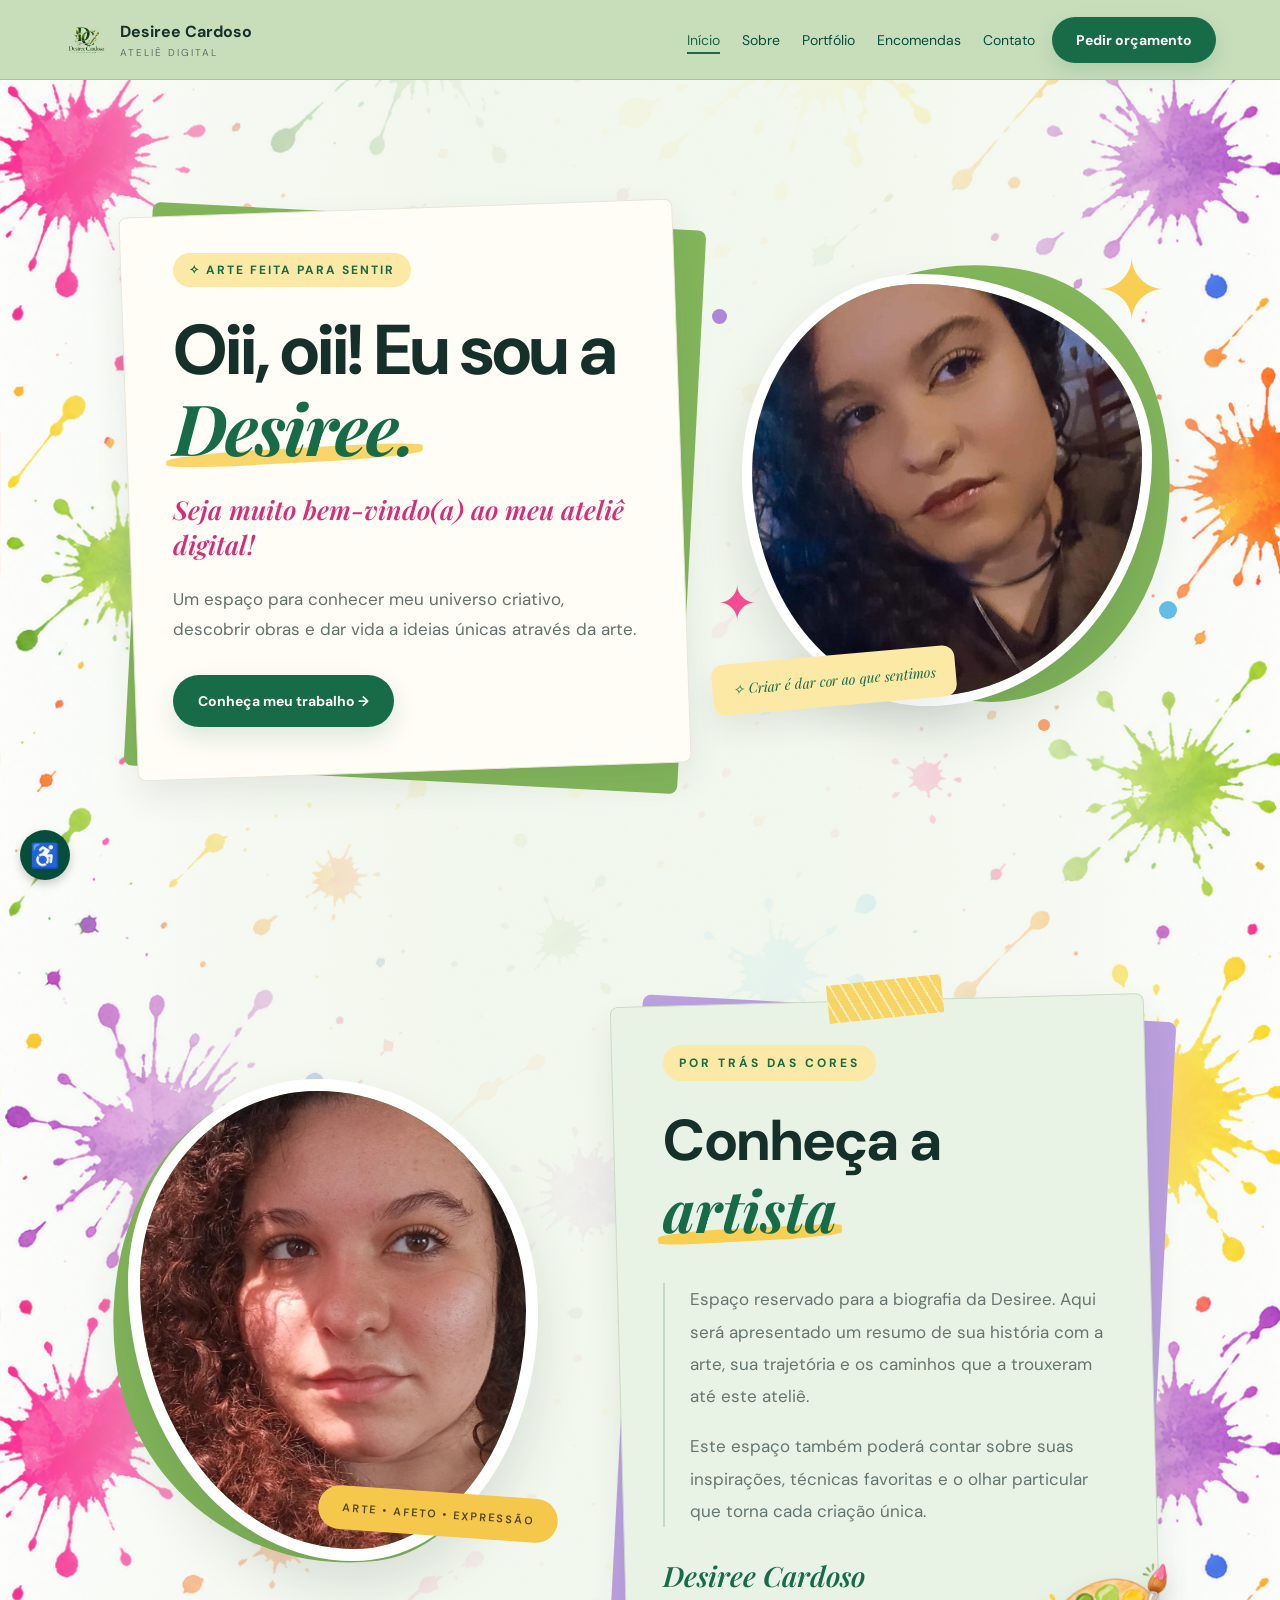
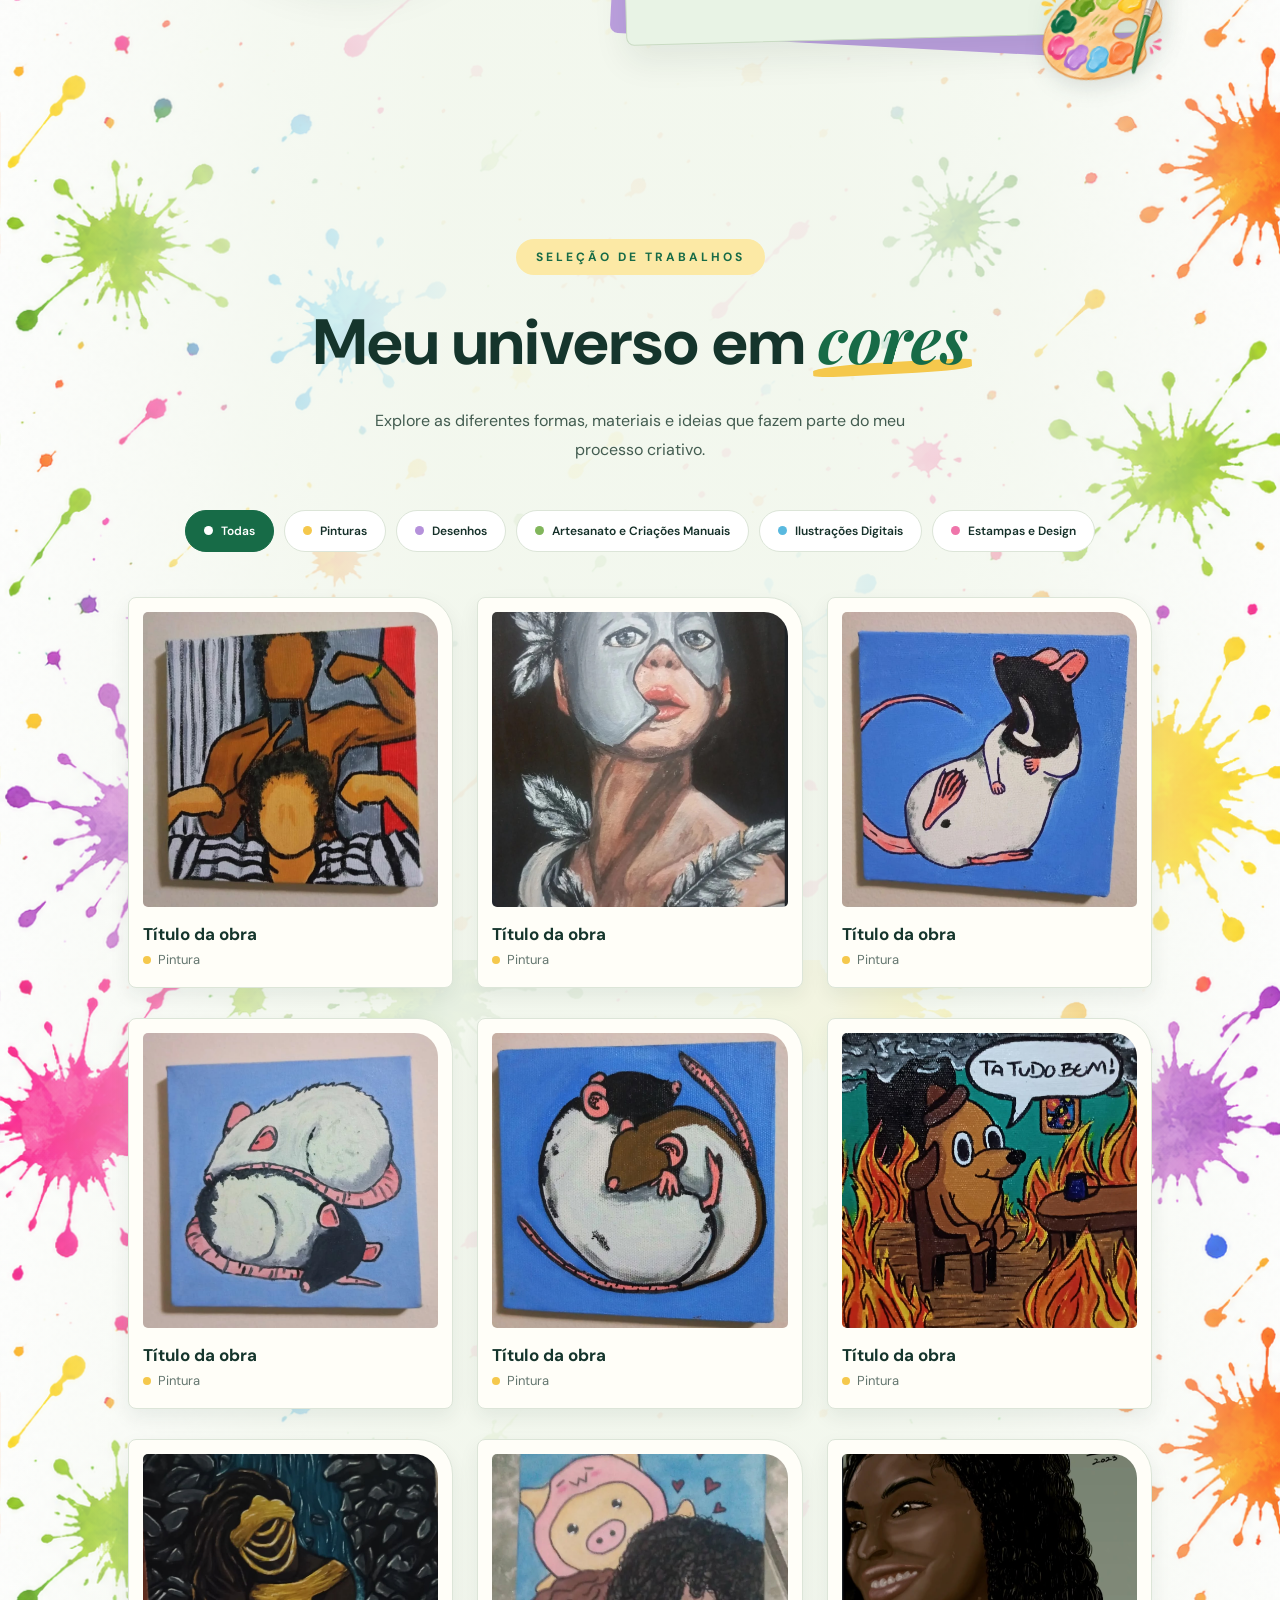
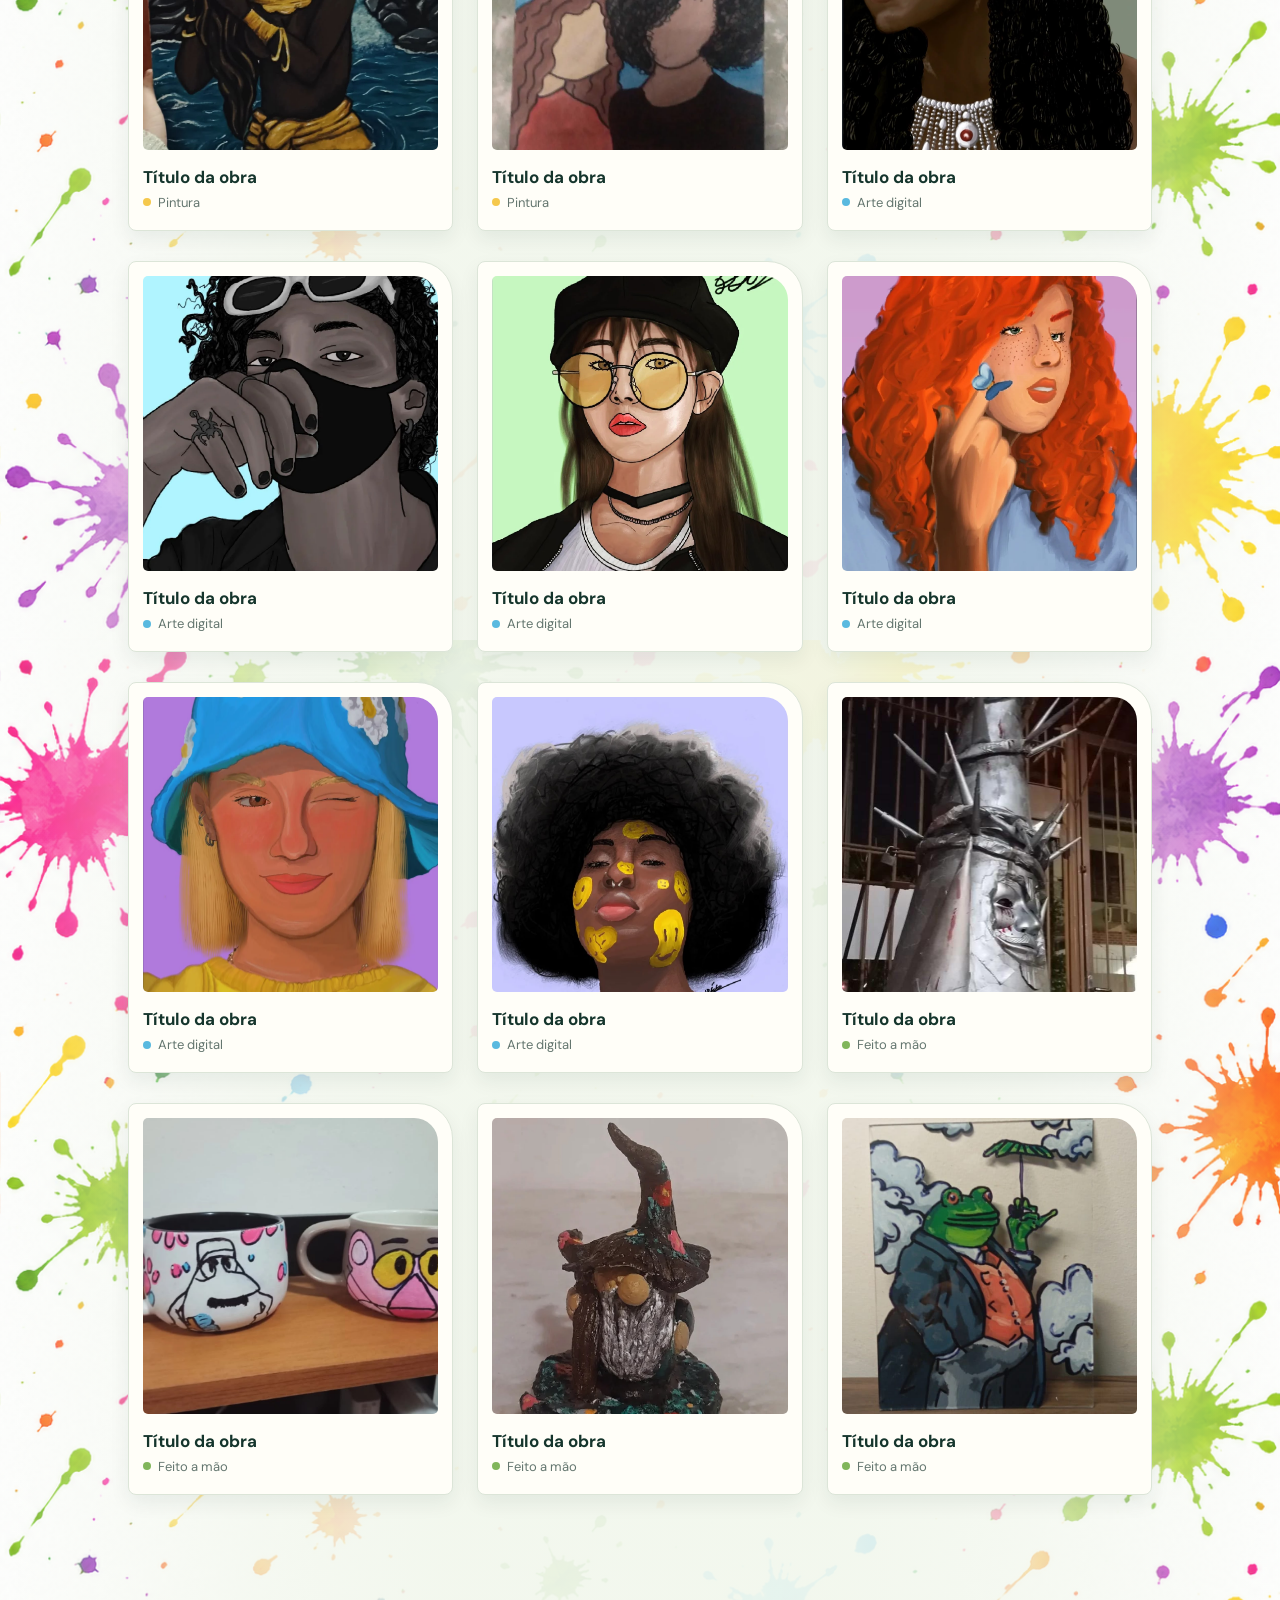
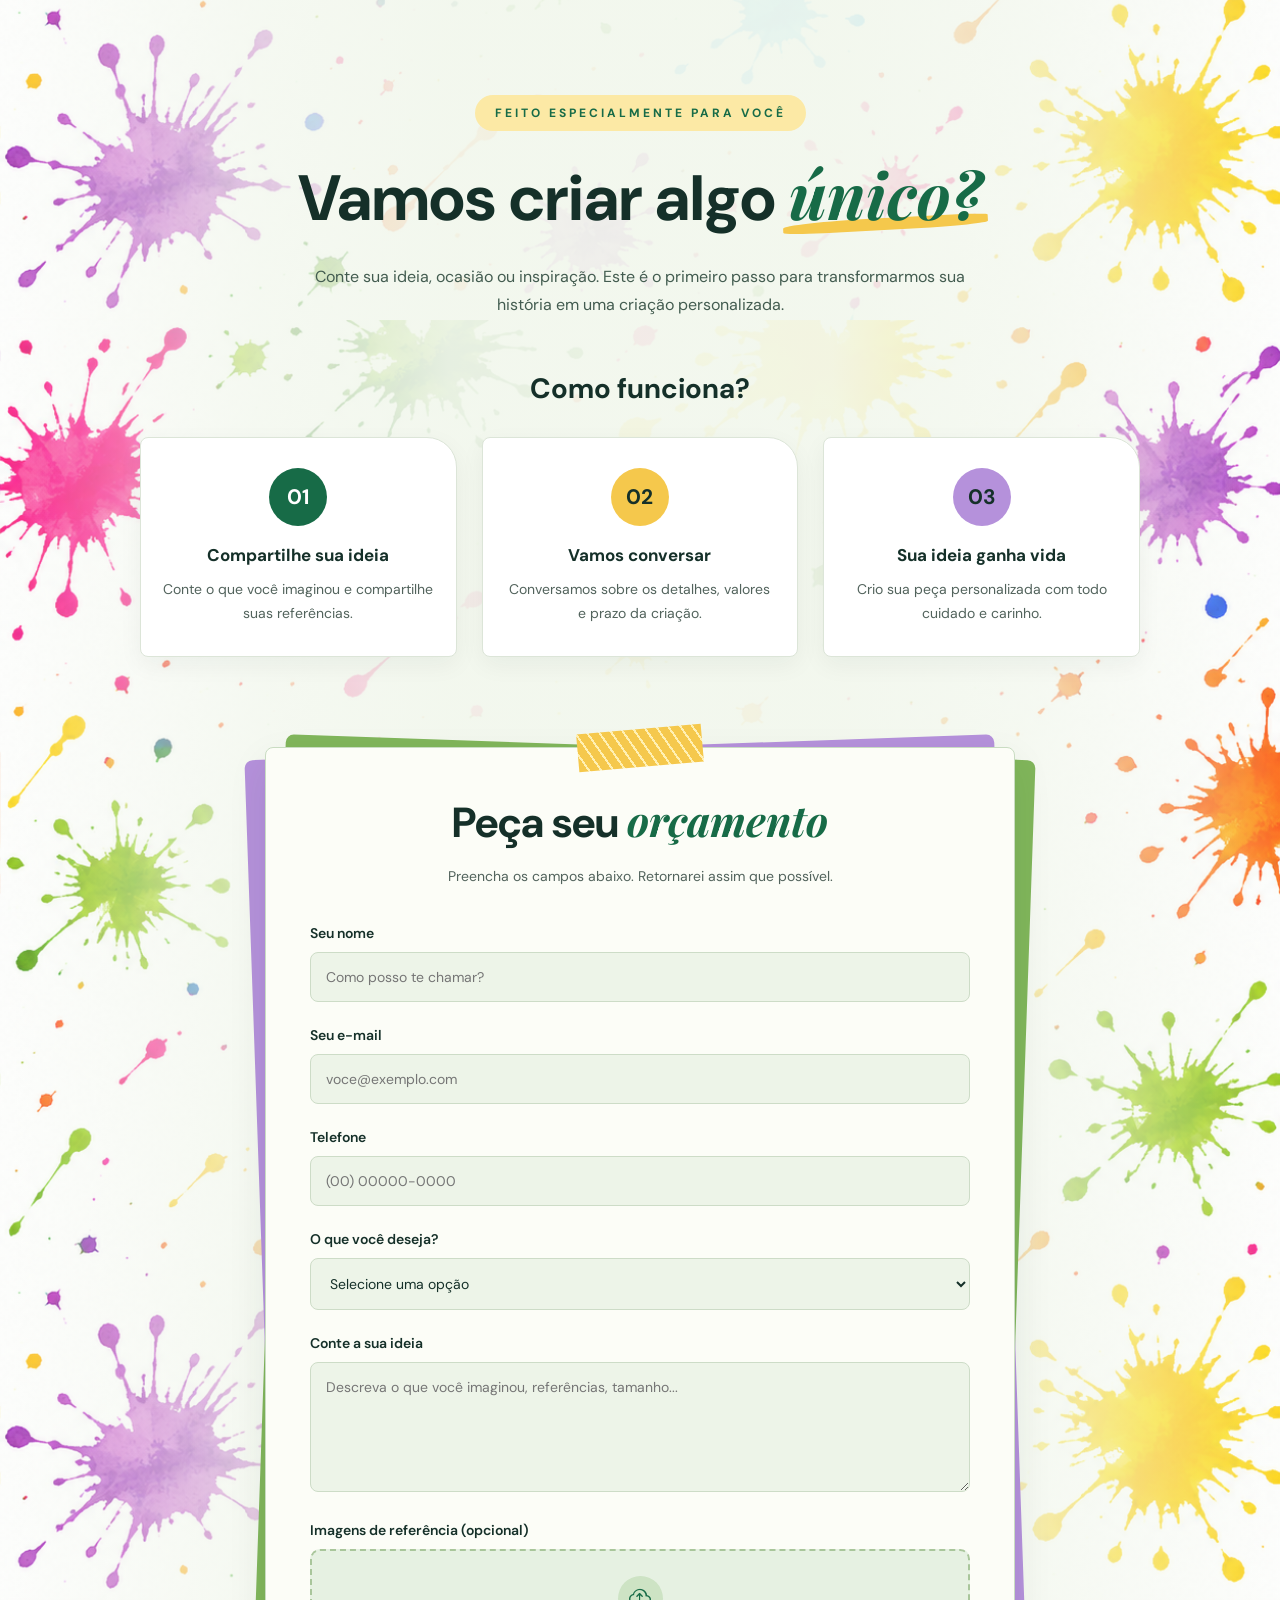
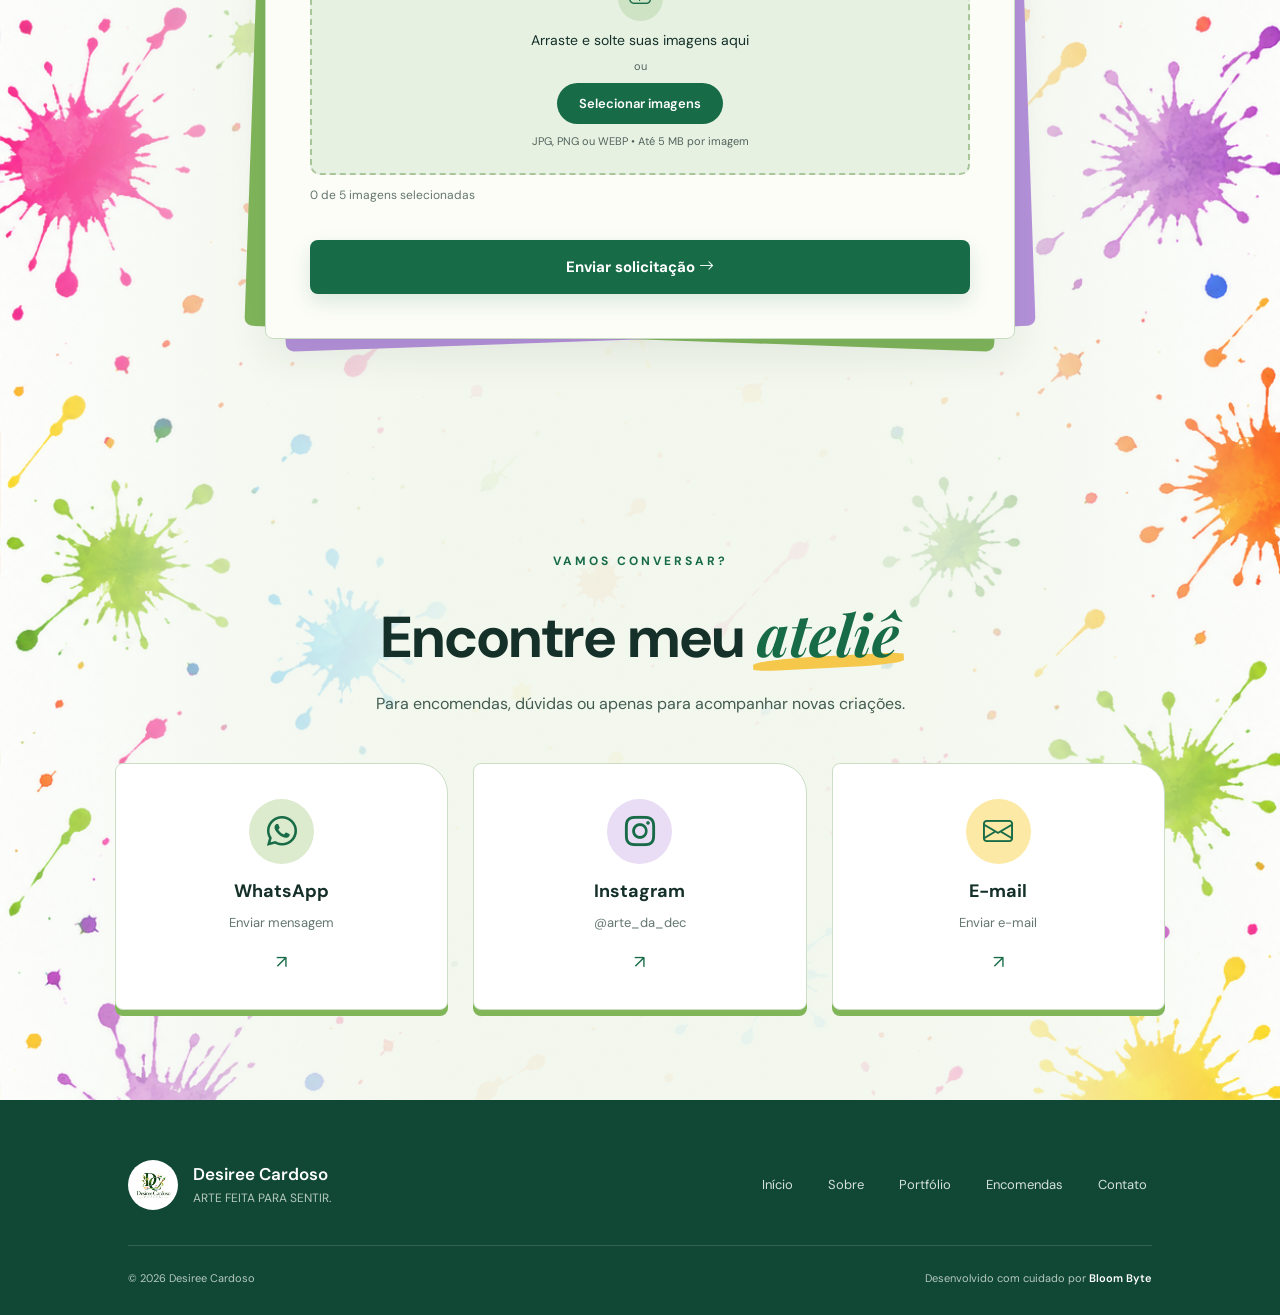
<file: TCC-main/Tcc/index.html>
<!DOCTYPE html>
<html lang="pt-br">

<head>
    <meta charset="UTF-8">
    <link rel="stylesheet" href="./css/style.css">
    <link rel="stylesheet" href="https://cdn.jsdelivr.net/npm/bootstrap-icons@1.13.1/font/bootstrap-icons.min.css">
    <meta name="viewport" content="width=device-width, initial-scale=1.0">
    <title>Desirée Cardoso</title>
</head>

<body>
    <header id="Cabecalho">
        <div id="Cabecalho-Conteudo">
        <div id="Cabecalho-Icone">    
        <a class="icon" href="#Inicio"><img src="./img/Logo Floral Verde com Pinceladas Coloridas.png" alt="Icone"></a>
        </div>
        <div id="Cabecalho-Texto">
            <p id="Cabecalho-Texto-Nome">Desiree Cardoso</p>
            <p id="Cabecalho-Texto-Subtitulo">Ateliê Digital</p>
        </div>
        </div>
        <div id="Hamburguer">
            <button id="Btn-Hamburguer" aria-label="Abrir menu" aria-expanded="false">
                <span></span>
                <span></span>
                <span></span>
            </button>
        </div>
       <nav id="Menu">
    <ul class="Menu-Botoes">
        <li><a href="#Inicio">Início</a></li>
        <li><a href="#Sobre">Sobre</a></li>
        <li><a href="#Galeria">Portfólio</a></li>
        <li><a href="#Encomenda">Encomendas</a></li>
        <li><a href="#Contato">Contato</a></li>
        <li id="Menu-Botoes-Encomenda">
            <a href="#Encomenda">Pedir orçamento</a>
        </li>
    </ul>
</nav>
    </header>
    <main>
        <div class="acessibilidade-container">
            <button id="btn-acessibilidade" aria-label="Abrir opções de acessibilidade" title="Acessibilidade">
                ♿
            </button>

            <div id="menu-acessibilidade" class="oculto">
                <button id="aumentar-fonte">A+ Aumentar Fonte</button>
                <button id="diminuir-fonte">A- Diminuir Fonte</button>
                <button id="alto-contraste">🌓 Alto Contraste</button>
            </div>
        </div>

    <div id="Fundo-Artistico">    

        <section id="Inicio">
    <div id="Inicio-Texto">
        <small>✧ ARTE FEITA PARA SENTIR</small>

        <h1>Oii, oii! Eu sou a <strong>Desiree.</strong></h1>

        <p class="Inicio-BoasVindas">
            Seja muito bem-vindo(a) ao meu ateliê digital!
        </p>

        <p class="Inicio-Descricao">
            Um espaço para conhecer meu universo criativo,
            descobrir obras e dar vida a ideias únicas através da arte.
        </p>

        <a href="#Galeria" class="Inicio-Botao">
            Conheça meu trabalho →
        </a>
    </div>

    <div id="Inicio-Imagem">
        <img src="./img/desiree2.jpeg" alt="Desirée Cardoso">

        <span class="Inicio-Frase">
            ✧ Criar é dar cor ao que sentimos
        </span>

        <!-- Decorações artísticas -->

        <span class="Inicio-Decoracao Estrela-Rosa" aria-hidden="true">✦</span>

        <span class="Inicio-Decoracao Ponto-Lilas" aria-hidden="true"></span>

        <span class="Inicio-Decoracao Ponto-Azul" aria-hidden="true"></span>

        <span class="Inicio-Decoracao Ponto-Laranja" aria-hidden="true"></span>
    </div>
</section>
        <section id="Sobre">

            <div id="Sobre-Imagem">
                <img src="./img/Desiree.jpeg" alt="Desirée Cardoso">
                <span>ARTE • AFETO • EXPRESSÃO</span>
            </div>

            <div id="Sobre-Textos">
                <span class="Sobre-Fita" aria-hidden="true"></span>

                <small>POR TRÁS DAS CORES</small>

                <h2>Conheça a <strong>artista</strong></h2>

                <div id="Sobre-Biografia">
                    <p>Espaço reservado para a biografia da Desiree. Aqui será apresentado um resumo de sua história com a arte, sua trajetória e os caminhos que a trouxeram até este ateliê.</p>

                    <p>Este espaço também poderá contar sobre suas inspirações, técnicas favoritas e o olhar particular que torna cada criação única.</p>
                </div>

                <p id="Sobre-Assinatura">Desiree Cardoso</p>

                <img src="./img/paleta-tinta.png"
     class="Sobre-Paleta"
     alt="">

            </div>

        </section>

        </div>
        <section id="Galeria">
            <article>
                <small>Seleção de trabalhos</small>
                <h2>Meu universo em <strong>cores</strong></h2>
                <p>Explore as diferentes formas, materiais e ideias que fazem parte do meu processo criativo.</p>

            </article>
            <article id="Galeria-Menu">
                <ul>
                <li data-filtro="todas" class="ativo">Todas</li>
                <li data-filtro="pinturas">Pinturas</li>
                <li data-filtro="desenhos">Desenhos</li>
                <li data-filtro="artesanato">Artesanato e Criações Manuais</li>
                <li data-filtro="ilustracoes">Ilustrações Digitais</li>
                <li data-filtro="design">Estampas e Design</li>
                </ul>
                <div id="Pinturas"  data-categoria="pinturas">
                    <div>
                        <img src="./img/FotoEspelho.jpeg" alt="Reflexo">
                        <figcaption>Título da obra</figcaption>
                        <p>Pintura</p>
                    </div>
                    <div>
                        <img src="./img/Mascara.jpeg" alt="Mascarada">
                        <figcaption>Título da obra</figcaption>
                        <p>Pintura</p>
                    </div>
                    <div>
                        <img src="./img/RMisto.jpeg" alt="Rato Preto e Branco">
                        <figcaption>Título da obra</figcaption>
                        <p>Pintura</p>
                    </div>
                    <div>
                        <img src="./img/RBrancoMisto.jpeg" alt="Dois Ratos">
                        <figcaption>Título da obra</figcaption>
                        <p>Pintura</p>
                    </div>
                    <div>
                        <img src="./img/RAbraço.jpeg" alt="Ratos Abraçados">
                        <figcaption>Título da obra</figcaption>
                        <p>Pintura</p>
                    </div>
                    <div>
                        <img src="./img/CasaFogo.jpeg" alt="Casa em Fogo">
                        <figcaption>Título da obra</figcaption>
                        <p>Pintura</p>
                    </div>
                    <div>
                        <img src="./img/Iemanja.jpeg" alt="Iemanja">
                        <figcaption>Título da obra</figcaption>
                        <p>Pintura</p>
                    </div>
                    <div>
                        <img src="./img/PorquinhoMulheres.jpeg" alt="Mulheres e Porquinho">
                        <figcaption>Título da obra</figcaption>
                        <p>Pintura</p>
                    </div>
                </div>
                <div id="Artes-Digitais" data-categoria="ilustracoes">
                    <div>
                        <img src="./img/Colar.jpeg" alt="Mulher com Colar">
                        <figcaption>Título da obra</figcaption>
                        <p>Arte digital</p>
                    </div>
                    <div>
                        <img src="./img/Mascarado.jpeg" alt="Mascarado">
                        <figcaption>Título da obra</figcaption>
                        <p>Arte digital</p>
                    </div>
                    <div>
                        <img src="./img/OculosAmarelo.jpeg" alt="Mulher com Oculos Amarelo">
                        <figcaption>Título da obra</figcaption>
                        <p>Arte digital</p>
                    </div>
                    <div>
                        <img src="./img/Ruiva.jpeg" alt="Mulher Ruiva">
                        <figcaption>Título da obra</figcaption>
                        <p>Arte digital</p>
                    </div>
                    <div>
                        <img src="./img/Piscadinha.jpeg" alt="Mulher Piscando">
                        <figcaption>Título da obra</figcaption>
                        <p>Arte digital</p>
                    </div>
                    <div>
                        <img src="./img/Smile.jpeg" alt="Mulher com Smiles no rosto">
                        <figcaption>Título da obra</figcaption>
                        <p>Arte digital</p>
                    </div>
                </div>
                <div id="Feitos-mão" data-categoria="artesanato">
                    <div>
                        <img src="./img/blasphemous.jpeg" alt="Mascara feita a mão">
                        <figcaption>Título da obra</figcaption>
                        <p>Feito a mão</p>
                    </div>
                    <div>
                        <img src="./img/CanequinhasFrente.jpeg" alt="Canecas Artesanal">
                        <figcaption>Título da obra</figcaption>
                        <p>Feito a mão</p>
                    </div>
                    <div>
                        <img src="./img/RomaoFrente.jpeg" alt="Estatua Feita a Mão">
                        <figcaption>Título da obra</figcaption>
                        <p>Feito a mão</p>
                    </div>
                    <div>
                        <img src="./img/Sapão.jpeg" alt="Sapo no Acrilico">
                        <figcaption>Título da obra</figcaption>
                        <p>Feito a mão</p>
                    </div>
                </div>
            </article>
        </section>

    <!-- Apresentação das encomendas -->
<section id="Encomenda">

    <div id="Encomenda-Textos">

        <small>Feito especialmente para você</small>

        <h2>Vamos criar algo <strong>único?</strong></h2>

        <p>
            Conte sua ideia, ocasião ou inspiração.
            Este é o primeiro passo para transformarmos
            sua história em uma criação personalizada.
        </p>

        <h3 class="Encomenda-Subtitulo">Como funciona?</h3>

        <article id="Encomenda-Etapas">

            <div class="Encomenda-Etapa">
                <span>01</span>
                <h4>Compartilhe sua ideia</h4>
                <p>Conte o que você imaginou e compartilhe suas referências.</p>
            </div>

            <div class="Encomenda-Etapa">
                <span>02</span>
                <h4>Vamos conversar</h4>
                <p>Conversamos sobre os detalhes, valores e prazo da criação.</p>
            </div>

            <div class="Encomenda-Etapa">
                <span>03</span>
                <h4>Sua ideia ganha vida</h4>
                <p>Crio sua peça personalizada com todo cuidado e carinho.</p>
            </div>

        </article>

    </div>

    <div id="Encomenda-Formulario">

        <div class="Encomenda-Fita"></div>

        <h2>Peça seu <strong>orçamento</strong></h2>

        <p>Preencha os campos abaixo. Retornarei assim que possível.</p>

        <form id="Encomenda-Forms" action="" method="POST"
              enctype="multipart/form-data">

            <div class="Encomenda-Campos">

                <div class="Encomenda-Campo">
                    <label for="nome">Seu nome</label>
                    <input type="text" name="nome" id="nome"
                           placeholder="Como posso te chamar?" required>
                </div>

                <div class="Encomenda-Campo">
                    <label for="email">Seu e-mail</label>
                    <input type="email" name="email" id="email"
                           placeholder="voce@exemplo.com" required>
                </div>

                <div class="Encomenda-Campo">
                    <label for="telefone">Telefone</label>
                    <input type="tel" name="telefone" id="telefone"
                           placeholder="(00) 00000-0000">
                </div>

                <div class="Encomenda-Campo">
                    <label for="tipo-arte">O que você deseja?</label>

                    <select name="tipo-arte" id="tipo-arte" required>
                        <option value="">Selecione uma opção</option>
                        <option value="pinturas">Pinturas</option>
                        <option value="desenhos">Desenhos</option>
                        <option value="artesanato">Artesanato e Criações Manuais</option>
                        <option value="ilustracoes">Ilustrações Digitais</option>
                        <option value="design">Estampas e Design</option>
                        <option value="outros">Outra criação personalizada</option>
                        <option value="indefinido">Ainda não tenho certeza</option>
                    </select>
                </div>

            </div>

            <label for="ideia">Conte a sua ideia</label>

            <textarea name="ideia" id="ideia"
                      placeholder="Descreva o que você imaginou, referências, tamanho..."
                      required></textarea>

            <div id="Encomenda-Imagens">

                <label for="referencias">
                    Imagens de referência (opcional)
                </label>

                <div class="Encomenda-Anexo" id="Area-Anexo">

                    <span class="Anexo-Icone">
                        <i class="bi bi-cloud-arrow-up"></i>
                    </span>

                    <p>Arraste e solte suas imagens aqui</p>

                    <small>ou</small>

                    <label for="referencias" class="Anexo-Botao">
                        Selecionar imagens
                    </label>

                    <input type="file" id="referencias"
                           name="referencias[]"
                           accept="image/jpeg,image/png,image/webp"
                           multiple>

                    <small>JPG, PNG ou WEBP • Até 5 MB por imagem</small>

                </div>

                <p id="Anexo-Contador">0 de 5 imagens selecionadas</p>

                <p id="Anexo-Erro" role="alert"></p>

                <div id="Anexo-Previa"></div>

            </div>

            <button type="submit">
                Enviar solicitação
                <i class="bi bi-arrow-right"></i>
            </button>

        </form>

    </div>

</section>

<section id="Contato">

    <div id="Contato-Textos">
        <small>Vamos conversar?</small>
        <h2>Encontre meu <strong>ateliê</strong></h2>
        <p>Para encomendas, dúvidas ou apenas para acompanhar novas criações.</p>
    </div>

    <div id="Contato-Cards">

        <!-- WHATSAPP -->
        <!-- Inserir número com código do país e DDD -->

        <a class="Contatos-Card"
           href="https://wa.me/5551991629310"
           target="_blank"
           rel="noopener noreferrer">

            <div class="Contato-Icone">
                <i class="bi bi-whatsapp"></i>
            </div>

            <div class="Contato-Info">
                <small>WhatsApp</small>
                <p>Enviar mensagem</p>
            </div>

            <span class="Contato-Seta">↗</span>
        </a>


        <!-- INSTAGRAM -->
        <!-- Inserir nome de usuário da artista -->

        <a class="Contatos-Card"
           href="https://www.instagram.com/arte_da_dec?lqvp=a3k0b29oY2Qwd2hs"
           target="_blank"
           rel="noopener noreferrer">

            <div class="Contato-Icone">
                <i class="bi bi-instagram"></i>
            </div>

            <div class="Contato-Info">
                <small>Instagram</small>
                <p>@arte_da_dec</p>
            </div>

            <span class="Contato-Seta">↗</span>
        </a>


        <!-- E-MAIL -->
        <!-- Inserir endereço de e-mail da artista -->

        <a class="Contatos-Card"
           href="mailto:EMAIL_DA_ARTISTA">

            <div class="Contato-Icone">
                <i class="bi bi-envelope"></i>
            </div>

            <div class="Contato-Info">
                <small>E-mail</small>
                <p>Enviar e-mail</p>
            </div>

            <span class="Contato-Seta">↗</span>
        </a>

    </div>

</section>

</main>

<footer>
    <article id="Rodape">
        <div id="Rodape-Superior">

            <div id="Rodape-Texto">
                <img class="Rodape-Logo" src="./img/Logo Floral Verde com Pinceladas Coloridas.png" alt="Logo Desiree Cardoso">

                <div>
                    <h3>Desiree Cardoso</h3>
                    <p>ARTE FEITA PARA SENTIR.</p>
                </div>
            </div>

            <nav id="Rodape-menu">
                <ul class="Menu-Botoes">
                    <li><a href="#Inicio">Início</a></li>
                    <li><a href="#Sobre">Sobre</a></li>
                    <li><a href="#Galeria">Portfólio</a></li>
                    <li><a href="#Encomenda">Encomendas</a></li>
                    <li><a href="#Contato">Contato</a></li>
                </ul>
            </nav>

        </div>

        <div id="Rodape-Inferior">
            <p>&copy; 2026 Desiree Cardoso</p>
            <p>Desenvolvido com cuidado por <strong>Bloom Byte</strong></p>
        </div>
    </article>
</footer>

<!-- ====================================== -->
<!-- MODAL DE VISUALIZAÇÃO DAS OBRAS -->
<!-- ====================================== -->

<dialog id="Modal-Galeria" aria-label="Visualização da obra">

    <button id="Modal-Fechar" type="button" aria-label="Fechar imagem">
        <i class="bi bi-x-lg"></i>
    </button>

    <button id="Modal-Anterior" type="button" aria-label="Imagem anterior">
        <i class="bi bi-chevron-left"></i>
    </button>

    <div id="Modal-Conteudo">
        <img id="Modal-Imagem" alt="">
        <h3 id="Modal-Titulo"></h3>
        <p id="Modal-Categoria"></p>
        <span id="Modal-Contador"></span>
    </div>

    <button id="Modal-Proximo" type="button" aria-label="Próxima imagem">
        <i class="bi bi-chevron-right"></i>
    </button>

</dialog>

<!-- ====================================== -->
<!-- BOTÃO VOLTAR AO TOPO -->
<!-- ====================================== -->

<button id="Voltar-Topo" type="button" aria-label="Voltar ao topo">
    <i class="bi bi-arrow-up"></i>
</button>

<script src="./js/main.js"></script>

</body>
</html>
</file>
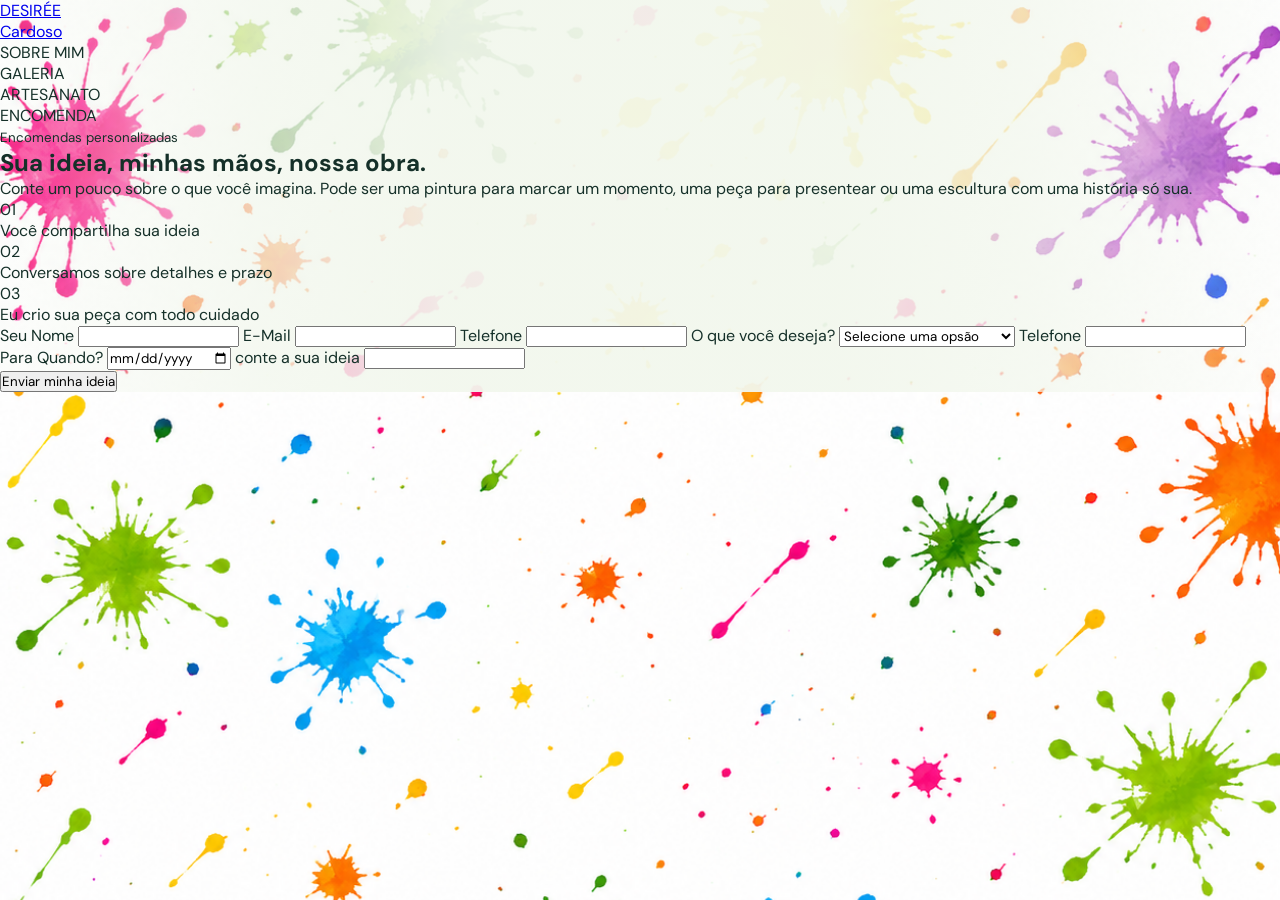
<file: TCC-main/Tcc/html/encomenda.html>
<!DOCTYPE html>
<html lang="pt-br">
<head>
    <meta charset="UTF-8">
    <link rel="stylesheet" href="../css/style.css">
    <meta name="viewport" content="width=device-width, initial-scale=1.0">
    <title>Encomendas</title>
</head>
<body>
    <header>
        <nav class="menu">
        <ul>
            <li><a href="../index.html">DESIRÉE</a></li>
            <li><a href="../index.html">Cardoso</a></li>
        </ul>
        <ul>
            <li>SOBRE MIM</li>
            <li>GALERIA</li>
            <li>ARTESANATO</li>
            <li>ENCOMENDA</li>
        </ul>
    </nav>
    </header>
    <main>
        <div>
        <article>
            <small>Encomendas personalizadas</small>
            <h1>Sua ideia, minhas mãos, nossa obra.</h1>
            <p>Conte um pouco sobre o que você imagina. Pode ser uma pintura para marcar um momento, uma peça para presentear ou uma escultura com uma história só sua.</p>
        </article>
        <article>
            <p>01</p>
            <p>Você compartilha sua ideia</p>
            <p>02</p>
            <p>Conversamos sobre detalhes e prazo</p>
            <p>03</p>
            <p>Eu crio sua peça com todo cuidado</p>
        </article>
        </div>
        <div>
        <article>
            <form action="">
                <label for="">Seu Nome</label>
                <input type="text" name="" id="">

                <label for="">E-Mail</label>
                <input type="email" name="" id="">

                <label for="">Telefone</label>
                <input type="tel" name="" id="">

                <label for="">O que você deseja?</label>
                <select name="" id="">
                    <option value="">Selecione uma opsão</option>
                    <option value="">Pintura ou desenho</option>
                    <option value="">Escultura em ceramica</option>
                    <option value="">Peça artesanal</option>
                    <option value="">Ainda não tenho certeza</option>
                </select>

                <label for="">Telefone</label>
                <input type="number" name="" id="">

                <label for="">Para Quando?</label>
                <input type="date" name="" id="">

                <label for="">conte a sua ideia</label>
                <input type="text" name="" id="">
            </form>
            <button type="submit">Enviar minha ideia</button>
        </article>
        </div>
    </main>
    <script src="../js/main.js"></script>
</body>
</html>
</file>
<file: TCC-main/Tcc/css/style.css>
@import url('https://fonts.googleapis.com/css2?family=DM+Sans:wght@400;500;600;700;800&family=Playfair+Display:ital,wght@1,400;1,600;1,700&display=swap');

:root {
    --verde-principal: #176747;
    --verde-escuro: #153029;
    --verde-claro: #E7F1E7;
    --verde-rodape: #0D4633;
    --fundo-principal: #FAF9F4;
    --fundo-bege: #F4F1EA;
    --fundo-rosa: #F8EDF1;
    --rosa: #E84D91;
    --amarelo: #F8D36D;
    --azul: #70B0DA;
    --lilas: #AE8BD5;
    --laranja: #F28D59;
    --branco: #FFFFFF;
    --texto-secundario: #60716B;
    --verde-escuro: #153029;
    --verde-principal: #176B47;
    --verde-claro: #83B65B;
    --rosa: #F54B91;
    --amarelo: #F9CF53;
    --azul: #65BDE5;
    --lilas: #AC87D5;
    --laranja: #F5A16C;
    --fundo: #FAF9F4;
}

* {
    padding: 0;
    margin: 0;
    box-sizing: border-box;
    font-family: "DM Sans", sans-serif;
}

html {
    scroll-behavior: smooth;
    scroll-padding-top: 80px;
}

body {
    background-color: var(--fundo-principal);
    color: var(--verde-escuro);
}

img {
    max-width: 100%;
    height: auto;
}

#Cabecalho {
    width: 100%;
    min-height: 80px;
    padding: 0 5%;
    position: sticky;
    top: 0;
    left: 0;
    background-color: #C8DEBB;
    display: flex;
    align-items: center;
    justify-content: space-between;
    border-bottom: 1px solid #A8C69A;
    z-index: 1000;
  
}

#Cabecalho-Conteudo {
    display: flex;
    align-items: center;
    gap: 12px;
    flex-shrink: 0;
}

#Cabecalho-Texto {
    display: flex;
    flex-direction: column;
    justify-content: center;
    gap: 4px;
}

#Cabecalho-Texto-Nome {
    font-size: 16px;
    font-weight: 700;
    color: var(--verde-escuro);
}

#Cabecalho-Texto-Subtitulo {
    font-size: 10px;
    font-weight: 400;
    letter-spacing: 2px;
    text-transform: uppercase;
    color: var(--texto-secundario);
}

#Menu {
    width: auto;
    display: flex;
    align-items: center;
    margin-left: auto;
}

.icon img {
  height: 44px;
  width: 44px;
  object-fit: cover;
  border-radius: 50%;
  display: block;
}

.Menu-Botoes {
  font-size: 14px;
  list-style: none;
  display: flex;
  gap: 12px;
}

.Menu-Botoes li {
  display: flex;
  align-items: center;
}

.Menu-Botoes a {
  position: relative;
  padding: 5px;
  color: #064E3B;
  text-decoration: none;
  cursor: pointer;
  overflow: hidden;
  white-space: nowrap;
}

.Menu-Botoes a::after {
  content: '';
  position: absolute;
  bottom: 0;
  left: 0;
  width: 100%;
  height: 3px;
  background-color: #9c157b;
  transform: scaleX(0);
  transform-origin: left;
  transition: transform 0.3s ease-out;
}

.Menu-Botoes a:hover::after {
  transform: scaleX(1);
}

#Menu-Botoes-Encomenda a {
    padding: 14px 24px;
    border-radius: 50px;
    color: var(--branco);
    background-color: var(--verde-principal);
    font-weight: 700;
    box-shadow: 0 8px 20px rgba(23, 103, 71, 0.15);
    transition: background-color 0.3s;
}

#Menu-Botoes-Encomenda a:hover {
    background-color: var(--verde-rodape);
}

#Menu-Botoes-Encomenda a::after {
    display: none;
}

#Btn-Hamburguer {
  display: none;
  flex-direction: column;
  justify-content: space-between;
  align-items: center;
  width: 45px;
  height: 45px;
  padding: 15px 10px;
  background: transparent;
  background-color: #E5F2E9;
  border-radius: 100px;
  border: none;
  cursor: pointer;
}

#Btn-Hamburguer span {
  display: block;
  width: 100%;
  height: 3px;
  background-color: #176B47;
  border-radius: 4px;
  transition: transform 0.3s ease, opacity 0.3s ease;
}

/* Corrigido para #Btn-Hamburguer.ativo */
#Btn-Hamburguer.ativo span:nth-child(1) {
  transform: translateY(3px) rotate(45deg);
}

#Btn-Hamburguer.ativo span:nth-child(2) {
  opacity: 0;
}

#Btn-Hamburguer.ativo span:nth-child(3) {
  transform: translateY(-9px) rotate(-45deg);
}

@media (max-width: 760px) {
  
  #Btn-Hamburguer {
    display: flex;
  }

  
  #Menu {
    position: fixed;
    top: 64px;
    left: 0;
    width: 100%;
    flex-direction: column;
    align-items: center;
    background-color: #ffffff;
    max-height: 0;
    overflow: hidden;
    transition: max-height 0.35s ease;
  }

  #Menu.ativo {
    max-height: 420px;
    padding: 16px 0;
  }

  .Menu-Botoes {
    flex-direction: column;
    align-items: center;
    gap: 14px;
  }
}

/* Fixa o botão no canto da tela */
.acessibilidade-container {
  position: fixed;
  bottom: 20px;
  left: 20px;
  z-index: 1000;
}

#btn-acessibilidade {
  width: 50px;
  height: 50px;
  border-radius: 50%;
  background-color: #064E3B; /* Combina com sua paleta verde */
  color: #ffffff;
  font-size: 24px;
  border: none;
  cursor: pointer;
  box-shadow: 0 4px 10px rgba(0, 0, 0, 0.2);
}

#menu-acessibilidade {
  display: flex;
  flex-direction: column;
  gap: 8px;
  background: #ffffff;
  padding: 12px;
  border-radius: 12px;
  box-shadow: 0 4px 15px rgba(0, 0, 0, 0.15);
  margin-bottom: 10px;
}

#menu-acessibilidade.oculto {
  display: none;
}

#menu-acessibilidade button {
  padding: 8px 12px;
  border: 1px solid #ccc;
  background: #f9f9f9;
  border-radius: 6px;
  cursor: pointer;
  text-align: left;
}

/* Estilos aplicados quando o Alto Contraste é ativado */
body.alto-contraste {
  background-color: #000000 !important;
  color: #ffffff !important;
}

body.alto-contraste a,
body.alto-contraste h1,
body.alto-contraste h2 {
  color: #ffff00 !important; /* Amarelo de alto contraste */
}

/* ==================== INÍCIO ==================== */


/* =========================
   SEÇÃO INICIAL
========================= */

#Inicio {
    min-height: calc(100vh - 80px);
    padding: 70px 10%;
    display: flex;
    align-items: center;
    justify-content: space-between;
    gap: 60px;
    overflow: hidden;

    background-color: var(--fundo-principal);
    background-image: linear-gradient(
        rgba(250, 249, 244, 0.65),
        rgba(250, 249, 244, 0.65)
    ), url('../img/Fundo Branco com Explosões de Tinta Coloridas.png');

    background-size: cover;
    background-position: center;
    background-repeat: no-repeat;
}

/* Textos da apresentação */

#Inicio-Texto {
    max-width: 780px;
    box-sizing: border-box;
    flex: 1;
    position: relative;
    isolation: isolate;
    min-width: 0;
    padding: 45px;
}

/* Folha de papel principal */

#Inicio-Texto::before {
    content: "";
    position: absolute;
    inset: 0;
    background-color: #FFFDF5;
    border: 1px solid #EAE5D8;
    border-radius: 8px;
    transform: rotate(-2deg);
    box-shadow: 0 15px 35px #15302915;
    z-index: -1;
}

/* Folha verde atrás do papel */

#Inicio-Texto::after {
    content: "";
    position: absolute;
    inset: 8px -10px -8px 10px;
    background-color: #83B65B;
    border-radius: 8px;
    transform: rotate(3deg);
    z-index: -2;
}

/* Fita adesiva amarela */

.Inicio-Fita {
    position: absolute;
    top: -18px;
    left: 50%;
    width: 115px;
    height: 38px;

    background: repeating-linear-gradient(
        65deg,
        #F9CF53CC 0px,
        #F9CF53CC 8px,
        #FCE9A5CC 8px,
        #FCE9A5CC 10px
    );

    transform: translateX(-50%) rotate(5deg);
    z-index: 3;
    pointer-events: none;
}

/* Destaque amarelo */

#Inicio-Texto small {
    display: inline-block;
    padding: 9px 16px;
    background-color: #FCE9A5;
    border-radius: 30px;
    font-size: 12px;
    font-weight: 700;
    letter-spacing: 2px;
    color: var(--verde-principal);
}

/* Título principal */

#Inicio-Texto h1 {
    font-size: clamp(40px, 5.5vw, 88px);
    line-height: 1.1;
    letter-spacing: -2px;
    margin: 25px 0;
}

/* Nome da artista */

#Inicio-Texto h1 strong {
    display: block;
    width: fit-content;
    position: relative;
    isolation: isolate;
    font-family: "Playfair Display", serif;
    font-style: italic;
    color: var(--verde-principal);
}

/* Pincelada amarela atrás do nome */

#Inicio-Texto h1 strong::after {
    content: "";
    position: absolute;
    left: -3%;
    bottom: 5%;
    width: 106%;
    height: 20%;
    background-color: #F9CF53;
    border-radius: 45% 25% 40% 30%;
    transform: rotate(-3deg);
    opacity: 0.85;
    z-index: -1;
}

/* Frase de boas-vindas */

.Inicio-BoasVindas {
    font-family: "Playfair Display", serif;
    font-style: italic;
    font-weight: 600;
    font-size: 26px;
    color: #D72D79;
    margin-bottom: 22px;
}

/* Descrição */

.Inicio-Descricao {
    font-size: 17px;
    line-height: 1.8;
    color: var(--texto-secundario);
    max-width: 550px;
}

/* Botão do portfólio */

.Inicio-Botao {
    display: inline-block;
    margin-top: 30px;
    padding: 17px 25px;
    background-color: var(--verde-principal);
    color: white;
    border-radius: 50px;
    text-decoration: none;
    font-size: 14px;
    font-weight: 700;
    box-shadow: 0 10px 25px #17674726;
    transition: 0.3s ease;
}

.Inicio-Botao:hover {
    background-color: var(--verde-rodape);
    transform: translateY(-4px);
    box-shadow: 5px 5px 0 #F9CF53;
}

/* =========================
   FOTOGRAFIA DA ARTISTA
========================= */

#Inicio-Imagem {
    position: relative;
    width: 40%;
    max-width: 480px;
    isolation: isolate;
}

/* Forma orgânica da fotografia */

#Inicio-Imagem img {
    display: block;
    width: 100%;
    aspect-ratio: 0.95;
    object-fit: cover;
    object-position: center;
    border: 10px solid white;
    border-radius: 43% 57% 55% 45% / 46% 42% 58% 54%;
    box-shadow: 0 25px 50px #15302920;
}

/* Forma verde atrás da fotografia */

#Inicio-Imagem::before {
    content: "";
    position: absolute;
    inset: -12px -20px 10px 15px;
    background-color: #83B65B;
    border-radius: 55% 45% 40% 60% / 45% 55% 45% 55%;
    transform: rotate(12deg);
    z-index: -1;
}

/* Estrela amarela */

#Inicio-Imagem::after {
    content: "✦";
    position: absolute;
    top: -25px;
    right: -15px;
    font-size: 85px;
    color: #F9CF53;
    line-height: 1;
    pointer-events: none;
    animation: flutuar 4s ease-in-out infinite;
}

/* Plaquinha com a frase */

.Inicio-Frase {
    position: absolute;
    bottom: 0;
    left: -30px;
    background-color: #FCE9A5;
    color: var(--verde-principal);
    padding: 16px 20px;
    border-radius: 12px;
    font-family: "Playfair Display", serif;
    font-style: italic;
    font-size: 14px;
    transform: rotate(-5deg);
    box-shadow: 0 15px 30px #15302915;
    z-index: 2;
}

/* =========================
   DECORAÇÕES COLORIDAS
========================= */

.Inicio-Decoracao {
    position: absolute;
    pointer-events: none;
    line-height: 1;
    animation: flutuar 4s ease-in-out infinite;
}

/* Estrela rosa */

.Estrela-Rosa {
    bottom: 18%;
    left: -25px;
    color: #F54B91;
    font-size: 48px;
    animation-delay: 0.5s;
}

/* Bolinha lilás */

.Ponto-Lilas {
    top: 8%;
    left: -30px;
    width: 15px;
    height: 15px;
    background-color: #AC87D5;
    border-radius: 50%;
    animation-delay: 1s;
}

/* Bolinha azul */

.Ponto-Azul {
    bottom: 20%;
    right: -25px;
    width: 18px;
    height: 18px;
    background-color: #65BDE5;
    border-radius: 50%;
    animation-delay: 1.5s;
}

/* Bolinha laranja */

.Ponto-Laranja {
    bottom: -25px;
    right: 25%;
    width: 12px;
    height: 12px;
    background-color: #F5A16C;
    border-radius: 50%;
    animation-delay: 2s;
}

/* Animação das decorações */

@keyframes flutuar {
    0%, 100% {
        transform: translateY(0) rotate(-5deg);
    }

    50% {
        transform: translateY(-10px) rotate(5deg);
    }
}

/* Acessibilidade das animações */

@media (prefers-reduced-motion: reduce) {
    #Inicio-Imagem::after,
    .Inicio-Decoracao {
        animation: none;
    }
}


/* ==================== PORTFÓLIO ==================== */

/* =========================
          PORTFÓLIO
========================= */

#Galeria {
    width: 100%;
    padding: 100px 10%;
    background-color: #F9F8F3;
    scroll-margin-top: 80px;
}

/* Fundo artístico do portfólio */

#Galeria {
    background-color: #F2F7ED;

    background-image: linear-gradient(
        to right,
        rgba(242, 247, 237, 0.25) 0%,
        rgba(242, 247, 237, 0.95) 20%,
        #F2F7ED 35%,
        #F2F7ED 65%,
        rgba(242, 247, 237, 0.95) 80%,
        rgba(242, 247, 237, 0.25) 100%
    ), url('../img/Moldura\ Vibrante\ de\ Salpicos\ Coloridos.png');

    background-size: 100% 100%, 100% auto;
    background-position: center, center top;
    background-repeat: no-repeat, repeat-y;
}

/* Textos da galeria */

#Galeria > article:first-child {
    text-align: center;
    margin-bottom: 45px;
}

#Galeria > article:first-child small {
    color: #176B47;
    font-size: 12px;
    font-weight: 700;
    letter-spacing: 3px;
    text-transform: uppercase;
}

#Galeria h2 {
    font-size: clamp(32px, 5vw, 64px);
    color: #15352C;
    line-height: 1.2;
    margin: 25px 0;
}

#Galeria h2 strong {
    font-family: "Playfair Display", serif;
    font-style: italic;
    color: #176B47;
}

#Galeria > article:first-child p {
    max-width: 600px;
    margin: 0 auto;
    color: #64766F;
    font-size: 16px;
    line-height: 1.8;
}

/* Organização da galeria */

#Galeria-Menu {
    display: grid;
    grid-template-columns: repeat(3, minmax(0, 1fr));
    gap: 30px 24px;
    max-width: 1200px;
    margin: 0 auto;
}

/* Menu de categorias */

#Galeria-Menu > ul {
    grid-column: 1 / -1;
    display: flex;
    justify-content: center;
    flex-wrap: wrap;
    list-style: none;
    gap: 10px;
    margin-bottom: 15px;
    padding: 0;
}

#Galeria-Menu > ul li {
    display: flex;
    align-items: center;
    gap: 8px;
    padding: 12px 18px;
    border: 1px solid #DCE5D8;
    border-radius: 30px;
    background-color: #FFFFFF;
    color: #153029;
    font-size: 12px;
    font-weight: 600;
    cursor: pointer;
    transition: 0.3s;
}

/* Pontinhos coloridos */

#Galeria-Menu > ul li::before {
    content: "";
    width: 9px;
    height: 9px;
    border-radius: 50%;
    flex-shrink: 0;
}

/* Todas */

#Galeria-Menu > ul li:nth-child(1)::before {
    background-color: #81B65B;
}

/* Pinturas */

#Galeria-Menu > ul li:nth-child(2)::before {
    background-color: #F5C84C;
}

/* Desenhos */

#Galeria-Menu > ul li:nth-child(3)::before {
    background-color: #B591DB;
}

/* Artesanato e Criações Manuais */

#Galeria-Menu > ul li:nth-child(4)::before {
    background-color: #81B65B;
}

/* Ilustrações Digitais */

#Galeria-Menu > ul li:nth-child(5)::before {
    background-color: #59B9DF;
}

/* Estampas e Design */

#Galeria-Menu > ul li:nth-child(6)::before {
    background-color: #EF75AA;
}

/* Efeito ao passar o mouse */

#Galeria-Menu > ul li:hover {
    transform: translateY(-3px);
    border-color: #81B65B;
    box-shadow: 0 5px 12px #15302915;
}

/* Categoria selecionada */

#Galeria-Menu > ul li.ativo {
    background-color: #176B47;
    border-color: #176B47;
    color: #FFFFFF;
}

#Galeria-Menu > ul li.ativo::before {
    background-color: #FFFFFF;
}

/* Grupos de obras */

#Pinturas,
#Artes-Digitais,
#Feitos-mão {
    display: contents;
}

/* Cards individuais */

#Pinturas > div,
#Artes-Digitais > div,
#Feitos-mão > div {
    min-width: 0;
    overflow: hidden;
    background-color: #FFFEF8;
    padding: 14px;
    border: 1px solid #DCE5D8;
    border-radius: 8px 35px 8px 8px;
    box-shadow: 0 8px 20px #15302912;
    transition: 0.3s ease;
}

/* Efeito ao passar o mouse */

#Pinturas > div:hover,
#Artes-Digitais > div:hover,
#Feitos-mão > div:hover {
    transform: translateY(-6px);
    box-shadow: 0 15px 30px #15302925;
    border-color: #81B65B;
}

/* Imagens das obras */

#Galeria-Menu img {
    display: block;
    width: 100%;
    aspect-ratio: 1 / 1;
    object-fit: cover;
    border-radius: 5px 24px 5px 5px;
    cursor: pointer;
    transition: transform 0.3s ease;
}

#Galeria-Menu img:hover {
    transform: scale(1.02);
}

/* Título das obras */

#Galeria-Menu figcaption {
    font-size: 17px;
    font-weight: 700;
    color: #15352C;
    margin-top: 16px;
}

/* Categoria das obras */

#Galeria-Menu p {
    display: flex;
    align-items: center;
    gap: 7px;
    font-size: 13px;
    color: #64766F;
    margin-top: 6px;
    margin-bottom: 5px;
}

/* Pontinhos coloridos das categorias */

#Galeria-Menu p::before {
    content: "";
    width: 8px;
    height: 8px;
    border-radius: 50%;
    background-color: #81B65B;
    flex-shrink: 0;
}

/* Pinturas - amarelo */

#Pinturas p::before {
    background-color: #F5C84C;
}

/* Artes digitais - azul */

#Artes-Digitais p::before {
    background-color: #59B9DF;
}

/* Criações manuais - verde */

#Feitos-mão p::before {
    background-color: #81B65B;
}

/* =========================
        SOBRE A ARTISTA
========================= */

#Sobre {
    display: flex;
    align-items: center;
    justify-content: space-between;
    gap: 80px;
    padding: 100px 10%;

    background-color: var(--fundo-principal);
    background-image: linear-gradient(
        rgba(250, 249, 244, 0.80),
        rgba(250, 249, 244, 0.80)
    ), url('../img/Fundo Branco com Explosões de Tinta Coloridas.png');

    background-size: cover;
    background-position: center;
    background-repeat: no-repeat;
}

/* Fotografia da artista */

#Sobre-Imagem {
    position: relative;
    width: 40%;
    max-width: 450px;
    flex-shrink: 0;
}

#Sobre-Imagem img {
    display: block;
    width: 100%;
    aspect-ratio: 0.85;
    object-fit: cover;
    object-position: center;
    border: 12px solid #FFFFFF;
    border-radius: 46% 54% 45% 55% / 42% 48% 52% 58%;
    box-shadow: 0 25px 50px rgba(21, 48, 41, 0.12);
}

/* Etiqueta amarela da fotografia */

#Sobre-Imagem span {
    position: absolute;
    bottom: 25px;
    right: -20px;
    padding: 15px 24px;
    background-color: #F5C84C;
    color: #55451B;
    font-size: 11px;
    font-weight: 600;
    letter-spacing: 2px;
    border-radius: 30px;
    transform: rotate(4deg);
}

/* Textos */

#Sobre-Textos {
    flex: 1;
    min-width: 0;
}

#Sobre-Textos small {
    font-size: 12px;
    font-weight: 700;
    letter-spacing: 3px;
    color: #176B47;
}

#Sobre-Textos h2 {
    font-size: clamp(32px, 4.5vw, 64px);
    line-height: 1.2;
    color: #153029;
    margin: 25px 0 35px;
}

#Sobre-Textos h2 strong {
    font-family: "Playfair Display", serif;
    font-style: italic;
    color: #176B47;
}

/* Biografia com linha lateral */

#Sobre-Biografia {
    border-left: 2px solid #C5D8C9;
    padding-left: 25px;
}

#Sobre-Biografia p {
    font-size: 17px;
    line-height: 1.9;
    color: #64766F;
    margin-bottom: 18px;
}

#Sobre-Biografia p:last-child {
    margin-bottom: 0;
}

/* Assinatura */

#Sobre-Assinatura {
    font-family: "Playfair Display", serif;
    font-size: 28px;
    font-style: italic;
    font-weight: 600;
    color: #176B47;
    margin-top: 30px;
}

/* Responsividade */

@media (max-width: 1000px) {
    #Sobre {
        padding: 80px 6%;
        gap: 45px;
    }
}

@media (max-width: 760px) {
    #Sobre {
        flex-direction: column;
        padding: 60px 7%;
        gap: 50px;
    }

    #Sobre-Imagem {
        width: 85%;
        max-width: 340px;
    }

    #Sobre-Imagem span {
        right: -10px;
        font-size: 9px;
        padding: 12px 18px;
    }

    #Sobre-Textos {
        width: 100%;
    }

    #Sobre-Textos h2 {
        margin: 20px 0 25px;
    }

    #Sobre-Biografia p {
        font-size: 15px;
    }
}

/* Responsividade para tablets */

@media (max-width: 1000px) {
    #Galeria {
        padding: 70px 6%;
    }

    #Galeria-Menu {
        grid-template-columns: repeat(2, minmax(0, 1fr));
    }
}

/* Responsividade para celulares */

@media (max-width: 600px) {
    #Galeria {
        padding: 60px 6%;
    }

    #Galeria-Menu {
        grid-template-columns: 1fr;
    }

    #Galeria-Menu > ul li {
        font-size: 11px;
        padding: 10px 14px;
    }
}

/* =========================================
                ENCOMENDAS
========================================= */

#Encomenda {
    display: flex;
    flex-direction: column;
    align-items: center;
    gap: 70px;
    padding: 100px 10%;
    background: transparent;
    scroll-margin-top: 80px;
    overflow: hidden;
}

/* =========================================
            APRESENTAÇÃO DA SEÇÃO
========================================= */

#Encomenda-Textos {
    width: 100%;
    max-width: 1100px;
    text-align: center;
}

/* Etiqueta amarela */

#Encomenda-Textos > small {
    display: inline-block;
    padding: 10px 20px;
    background-color: #FCE9A5;
    color: #176B47;
    border-radius: 30px;
    font-size: 12px;
    font-weight: 700;
    letter-spacing: 3px;
    text-transform: uppercase;
}

/* Título principal */

#Encomenda-Textos > h2 {
    font-size: clamp(36px, 5vw, 65px);
    color: #153029;
    line-height: 1.2;
    margin: 25px 0;
}

#Encomenda-Textos > h2 strong {
    position: relative;
    display: inline-block;
    isolation: isolate;
    font-family: 'Playfair Display', serif;
    font-style: italic;
    color: #176B47;
}

/* Pincelada amarela */

#Encomenda-Textos > h2 strong::after {
    content: "";
    position: absolute;
    bottom: 3px;
    left: -3%;
    width: 106%;
    height: 12px;
    background-color: #F5C84C;
    border-radius: 45% 15% 35% 20%;
    transform: rotate(-3deg);
    z-index: -1;
}

/* Descrição inicial */

#Encomenda-Textos > p {
    max-width: 650px;
    margin: 0 auto;
    font-size: 16px;
    line-height: 1.8;
    color: #435C50;
}

/* =========================================
              COMO FUNCIONA
========================================= */

.Encomenda-Subtitulo {
    font-size: 28px;
    font-weight: 700;
    color: #153029;
    margin: 50px 0 30px;
}

/* Organização das três etapas */

#Encomenda-Etapas {
    display: grid;
    grid-template-columns: repeat(3, minmax(0, 1fr));
    gap: 25px;
    max-width: 1000px;
    margin: 0 auto;
}

/* Cards das etapas */

.Encomenda-Etapa {
    display: flex;
    flex-direction: column;
    align-items: center;
    padding: 30px 22px;
    background-color: #FFFFFF;
    border: 1px solid #DCE5D8;
    border-radius: 8px 30px 8px 8px;
    box-shadow: 0 8px 25px #1530290D;
    transition: transform 0.3s ease;
}

.Encomenda-Etapa:hover {
    transform: translateY(-5px);
}

/* Números das etapas */

.Encomenda-Etapa span {
    display: flex;
    align-items: center;
    justify-content: center;
    width: 58px;
    height: 58px;
    border-radius: 50%;
    font-size: 21px;
    font-weight: 700;
    margin-bottom: 18px;
}

/* Etapa 01 - Verde */

.Encomenda-Etapa:nth-child(1) span {
    background-color: #176B47;
    color: #FFFFFF;
}

/* Etapa 02 - Amarelo */

.Encomenda-Etapa:nth-child(2) span {
    background-color: #F5C84C;
    color: #153029;
}

/* Etapa 03 - Lilás */

.Encomenda-Etapa:nth-child(3) span {
    background-color: #B591DB;
    color: #153029;
}

/* Textos das etapas */

.Encomenda-Etapa h4 {
    font-size: 17px;
    color: #153029;
    margin: 0 0 12px;
}

.Encomenda-Etapa p {
    font-size: 14px;
    line-height: 1.7;
    color: #52635C;
    margin: 0;
}

/* =========================================
           PAPEL DO FORMULÁRIO
========================================= */

#Encomenda-Formulario {
    position: relative;
    isolation: isolate;
    box-sizing: border-box;
    width: 100%;
    max-width: 750px;
    padding: 45px;
    margin: 20px auto;
}

/* Folha verde atrás */

#Encomenda-Formulario::before {
    content: "";
    position: absolute;
    inset: 0;
    background-color: #81B65B;
    border-radius: 8px;
    transform: rotate(2deg);
    z-index: -3;
}

/* Folha lilás atrás */

#Encomenda-Formulario::after {
    content: "";
    position: absolute;
    inset: 0;
    background-color: #B591DB;
    border-radius: 8px;
    transform: rotate(-2deg);
    z-index: -2;
}

/* Folha principal */

#Encomenda-Formulario > .Encomenda-Fita::before {
    content: "";
    position: absolute;
    inset: 0;
    background-color: #FCFDF7;
    border: 1px solid #C9DCC2;
    border-radius: 8px;
    box-shadow: 0 15px 40px #15302915;
    z-index: -1;
}

/* Fita adesiva amarela */

.Encomenda-Fita::after {
    content: "";
    position: absolute;
    top: -18px;
    left: 50%;
    width: 125px;
    height: 38px;
    background: repeating-linear-gradient(
        60deg,
        #F5C84C 0px,
        #F5C84C 8px,
        #FFF0B3 8px,
        #FFF0B3 10px
    );
    transform: translateX(-50%) rotate(-5deg);
    z-index: 2;
}

/* Título do formulário */

#Encomenda-Formulario > h2 {
    text-align: center;
    font-size: clamp(28px, 4vw, 42px);
    color: #153029;
    margin: 0 0 15px;
}

#Encomenda-Formulario > h2 strong {
    font-family: 'Playfair Display', serif;
    font-style: italic;
    color: #176B47;
}

#Encomenda-Formulario > p {
    text-align: center;
    font-size: 14px;
    line-height: 1.7;
    color: #52635C;
    margin: 0 0 35px;
}

/* =========================================
              CAMPOS DO FORMULÁRIO
========================================= */

#Encomenda-Forms {
    display: flex;
    flex-direction: column;
}

/* Campos um abaixo do outro */

.Encomenda-Campos {
    display: flex;
    flex-direction: column;
}

.Encomenda-Campo {
    display: flex;
    flex-direction: column;
}

/* Etiquetas dos campos */

#Encomenda-Forms label {
    font-size: 14px;
    font-weight: 600;
    color: #153029;
    margin-bottom: 10px;
}

/* Inputs, select e textarea */

#Encomenda-Forms input:not([type="file"]),
#Encomenda-Forms select,
#Encomenda-Forms textarea {
    box-sizing: border-box;
    width: 100%;
    padding: 15px;
    margin-bottom: 24px;
    background-color: #EDF4E8;
    border: 1px solid #CDDCC7;
    border-radius: 8px;
    font-family: inherit;
    font-size: 14px;
    color: #153029;
    outline: none;
    transition: 0.3s;
}

/* Campo selecionado */

#Encomenda-Forms input:not([type="file"]):focus,
#Encomenda-Forms select:focus,
#Encomenda-Forms textarea:focus {
    border-color: #176B47;
    background-color: #FFFFFF;
    box-shadow: 0 0 0 3px #176B4715;
}

#Encomenda-Forms textarea {
    min-height: 130px;
    resize: vertical;
}

/* =========================================
              ANEXOS DE IMAGENS
========================================= */

#Encomenda-Imagens {
    display: flex;
    flex-direction: column;
    width: 100%;
    margin: 5px 0 25px;
}

.Encomenda-Anexo {
    display: flex;
    flex-direction: column;
    align-items: center;
    gap: 10px;
    padding: 25px 15px;
    background-color: #E6F1E2;
    border: 2px dashed #A9C69B;
    border-radius: 10px;
    text-align: center;
    transition: 0.3s;
}

.Encomenda-Anexo:hover,
.Encomenda-Anexo.arrastando {
    border-color: #176B47;
    background-color: #DDECD7;
}

/* Ícone de upload */

.Anexo-Icone {
    display: flex;
    align-items: center;
    justify-content: center;
    width: 45px;
    height: 45px;
    border-radius: 50%;
    background-color: #CDE3C4;
    color: #176B47;
    font-size: 22px;
}

.Encomenda-Anexo p {
    font-size: 14px;
    color: #153029;
    margin: 0;
}

.Encomenda-Anexo small {
    font-size: 11px;
    color: #52635C;
}

/* Botão de selecionar imagens */

#Encomenda-Forms .Anexo-Botao {
    display: inline-block;
    background-color: #176B47;
    color: #FFFFFF;
    padding: 12px 22px;
    border-radius: 30px;
    font-size: 13px;
    font-weight: 600;
    cursor: pointer;
    margin: 0;
}

#Encomenda-Forms .Anexo-Botao:hover {
    background-color: #125537;
}

/* Esconde visualmente o input original */

#referencias {
    position: absolute;
    width: 1px;
    height: 1px;
    overflow: hidden;
    clip-path: inset(50%);
}

.Encomenda-Anexo:focus-within {
    outline: 2px solid #176B47;
    outline-offset: 3px;
}

/* Contador e mensagens */

#Anexo-Contador {
    font-size: 12px;
    color: #64766F;
    margin: 12px 0;
}

#Anexo-Erro {
    font-size: 13px;
    color: #B83232;
    margin-bottom: 10px;
}

#Anexo-Erro:empty,
#Anexo-Previa:empty {
    display: none;
}

/* Miniaturas das imagens */

#Anexo-Previa {
    display: grid;
    grid-template-columns: repeat(auto-fill, minmax(75px, 95px));
    gap: 12px;
}

.Anexo-Imagem {
    position: relative;
    min-width: 0;
}

.Anexo-Imagem img {
    display: block;
    width: 100%;
    aspect-ratio: 1 / 1;
    object-fit: cover;
    border-radius: 8px;
}

.Anexo-Remover {
    position: absolute;
    top: 4px;
    right: 4px;
    width: 24px;
    height: 24px;
    border: none;
    border-radius: 50%;
    background-color: #153029;
    color: #FFFFFF;
    cursor: pointer;
}

/* =========================================
              BOTÃO DE ENVIO
========================================= */

#Encomenda-Forms button[type="submit"] {
    width: 100%;
    padding: 17px;
    background-color: #176B47;
    color: #FFFFFF;
    border: none;
    border-radius: 8px;
    font-family: inherit;
    font-size: 15px;
    font-weight: 700;
    cursor: pointer;
    box-shadow: 0 8px 20px #176B4725;
    transition: 0.3s;
}

#Encomenda-Forms button[type="submit"]:hover {
    background-color: #125537;
    transform: translateY(-2px);
}

/* =========================================
              RESPONSIVIDADE
========================================= */

@media (max-width: 768px) {

    #Encomenda {
        padding: 70px 7%;
        gap: 45px;
    }

    #Encomenda-Etapas {
        grid-template-columns: 1fr;
        max-width: 450px;
        gap: 18px;
    }

    .Encomenda-Etapa {
        padding: 25px 20px;
    }

    #Encomenda-Formulario {
        padding: 35px 22px;
        max-width: 100%;
    }

    #Encomenda-Formulario::before {
        transform: rotate(1deg);
    }

    #Encomenda-Formulario::after {
        transform: rotate(-1deg);
    }

    #Encomenda-Textos > small {
        font-size: 10px;
        letter-spacing: 2px;
    }

    .Encomenda-Fita::after {
        width: 95px;
        height: 30px;
        top: -15px;
    }
}


/* =========================
   SEÇÃO DE CONTATO
/* ================= CONTATO ================= */

#Contato {
    width: 100%;
    max-width: none;
    padding: 90px 8%;
    margin: 0;
    background: #EAF3E4;
    text-align: center;
    box-sizing: border-box;
    scroll-margin-top: 80px;
}

/* Etiqueta amarela */

#Contato small:first-child {
    display: inline-block;
    color: #176B47;
    font-size: 12px;
    font-weight: 700;
    letter-spacing: 3px;
    text-transform: uppercase;
}

#Contato > small,
#Contato article > small {
    background-color: #FCE9A5;
    padding: 10px 20px;
    border-radius: 30px;
}

/* Título */

#Contato h2 {
    font-size: clamp(36px, 4.5vw, 65px);
    color: #153029;
    margin: 25px 0 15px;
}

#Contato h2 strong {
    font-family: 'Playfair Display', serif;
    font-style: italic;
    color: #176B47;
    position: relative;
    display: inline-block;
    isolation: isolate;
}

#Contato h2 strong::after {
    content: "";
    position: absolute;
    bottom: 3px;
    left: -3%;
    width: 106%;
    height: 12px;
    background-color: #F5C84C;
    border-radius: 45% 15% 35% 20%;
    transform: rotate(-3deg);
    z-index: -1;
}

/* Descrição */

#Contato p {
    color: #435C50;
    line-height: 1.8;
}

/* Organização dos cards */

#Contato :has(> .Contatos-Card) {
    display: grid;
    grid-template-columns: repeat(3, minmax(0, 1fr));
    gap: 25px;
    max-width: 1050px;
    margin: 45px auto 0;
}

/* Cards individuais */

.Contatos-Card {
    display: flex;
    flex-direction: column;
    align-items: center;
    justify-content: center;
    gap: 15px;
    padding: 35px 20px;
    background-color: #FFFFFF;
    border: 1px solid #CBDDC5;
    border-radius: 8px 30px 8px 8px;
    box-shadow: 0 6px 0 #81B658;
    text-decoration: none;
    text-align: center;
    transition: 0.3s;
    min-width: 0;
    box-sizing: border-box;
}

.Contatos-Card:hover {
    transform: translateY(-6px);
    box-shadow: 0 10px 0 #81B658;
}

/* Ícones */

.Contato-Icone {
    width: 65px;
    height: 65px;
    display: flex;
    align-items: center;
    justify-content: center;
    border-radius: 50%;
    color: #176B47;
    font-size: 30px;
}

/* Cores dos ícones */

.Contatos-Card:nth-child(1) .Contato-Icone {
    background-color: #DCEACD;
}

.Contatos-Card:nth-child(2) .Contato-Icone {
    background-color: #E8DDF5;
}

.Contatos-Card:nth-child(3) .Contato-Icone {
    background-color: #FCE9A5;
}

/* Textos dos cards */

.Contato-Info small {
    font-size: 18px !important;
    font-weight: 700;
    letter-spacing: 0 !important;
    text-transform: none !important;
    color: #153029 !important;
}

#Contato .Contato-Info p {
    font-size: 13px;
    color: #64766F;
    margin-top: 8px;
}

.Contatos-Card > i,
.Contatos-Card > span {
    color: #176B47;
    font-size: 18px;
}

/* Responsividade */

@media (max-width: 768px) {

    #Contato {
        padding: 70px 7%;
    }

    #Contato :has(> .Contatos-Card) {
        grid-template-columns: 1fr;
        max-width: 400px;
        gap: 25px;
    }

}

/* =========================
   RODAPÉ
========================= */

footer {
    background-color: #0D4935;
    color: white;
    padding: 60px 10% 25px;
}

#Rodape {
    max-width: 1400px;
    margin: auto;
}

/* Parte superior do rodapé */

#Rodape-Superior {
    display: flex;
    align-items: center;
    justify-content: space-between;
    gap: 30px;
    padding-bottom: 35px;
}

/* Logo e identificação da artista */

#Rodape-Texto {
    display: flex;
    align-items: center;
    gap: 15px;
}

.Rodape-Logo {
    width: 50px;
    height: 50px;
    max-width: 50px;
    object-fit: contain;
    border-radius: 50%;
    background-color: #FFFFFF;
    padding: 4px;
    box-sizing: border-box;
    flex-shrink: 0;
}

#Rodape-Texto h3 {
    color: #FFFFFF;
    font-size: 17px;
    font-weight: 600;
    margin: 0 0 5px;
}

#Rodape-Texto p {
    color: #B6C9BF;
    font-size: 12px;
    margin: 0;
}

/* Menu de navegação */

#Rodape-menu .Menu-Botoes {
    display: flex;
    align-items: center;
    flex-wrap: wrap;
    gap: 25px;
    list-style: none;
    padding: 0;
    margin: 0;
}

#Rodape-menu a {
    color: #D5E1DA;
    text-decoration: none;
    font-size: 13px;
    transition: 0.3s;
}

#Rodape-menu a:hover {
    color: #FFFFFF;
    text-decoration: underline;
}

/* Parte inferior do rodapé */

#Rodape-Inferior {
    display: flex;
    align-items: center;
    justify-content: space-between;
    gap: 15px;
    border-top: 1px solid rgba(255, 255, 255, 0.15);
    padding-top: 25px;
}

#Rodape-Inferior p {
    font-size: 11px;
    color: #B6C9BF;
    margin: 0;
}

#Rodape-Inferior strong {
    color: #FFFFFF;
    font-weight: 600;
}

/* Responsividade */

@media (max-width: 1000px) {
    #Rodape-Superior {
        flex-direction: column;
        align-items: center;
        text-align: center;
    }

    #Rodape-menu .Menu-Botoes {
        justify-content: center;
        gap: 20px;
    }
}

@media (max-width: 600px) {
    footer {
        padding: 40px 6% 25px;
    }

    #Rodape-Inferior {
        flex-direction: column;
        text-align: center;
    }

    #Rodape-Texto {
        text-align: left;
    }
}

@media (max-width: 768px) {

    #Inicio {
        flex-direction: column;
        text-align: center;
        padding: 60px 8%;
        gap: 50px;
    }

    #Inicio-Texto h1 strong {
        margin: 0 auto;
    }

    #Inicio-Texto small {
        font-size: 10px;
    }

    .Inicio-BoasVindas {
        font-size: 22px;
    }

    .Inicio-Descricao {
        font-size: 15px;
        margin: 0 auto;
    }

    #Inicio-Imagem {
        width: 85%;
        max-width: 320px;
        margin: 15px auto 30px;
    }

    #Inicio-Imagem::after {
        font-size: 55px;
        right: -10px;
    }

    .Inicio-Frase {
        font-size: 12px;
        padding: 12px 15px;
        left: -10px;
    }

    .Estrela-Rosa {
        font-size: 35px;
        left: -15px;
    }

    .Ponto-Lilas {
        left: -15px;
    }

    .Ponto-Azul {
        right: -15px;
    }
}


/* Fundo artístico contínuo */

#Fundo-Artistico,
#Contato {
    background-color: var(--fundo-principal);

    background-image: linear-gradient(
        rgba(250, 249, 244, 0.35),
        rgba(250, 249, 244, 0.35)
    ), url('../img/Moldura\ Vibrante\ de\ Salpicos\ Coloridos.png');

    background-size: cover;
    background-position: center;
    background-repeat: no-repeat;
}

/* Deixar as seções transparentes */

#Inicio,
#Sobre {
    background: transparent;
}


/* =====================================
   SOBRE - DECORAÇÕES ARTÍSTICAS
===================================== */

/* Organização do bloco de texto */

#Sobre-Textos {
    position: relative;
    isolation: isolate;
    flex: 1;
    min-width: 0;
    padding: 45px;
    box-sizing: border-box;
}

/* Papel verde clarinho */

#Sobre-Textos::before {
    content: "";
    position: absolute;
    inset: 0;
    background-color: #E8F3E5;
    border: 1px solid #C9DBC3;
    border-radius: 8px;
    transform: rotate(-1.5deg);
    box-shadow: 0 15px 35px #15302915;
    z-index: -1;
}

/* Folha lilás atrás do papel */

#Sobre-Textos::after {
    content: "";
    position: absolute;
    inset: 8px -8px -8px 8px;
    background-color: #BCA0DF;
    border-radius: 8px;
    transform: rotate(3deg);
    z-index: -2;
}

/* Fita adesiva amarela */

.Sobre-Fita {
    position: absolute;
    top: -20px;
    left: 50%;
    width: 115px;
    height: 38px;

    background: repeating-linear-gradient(
        65deg,
        #F9CF53DD 0px,
        #F9CF53DD 8px,
        #FCE9A5DD 8px,
        #FCE9A5DD 10px
    );

    transform: translateX(-50%) rotate(-6deg);
    z-index: 5;
    pointer-events: none;
}

/* Paleta de tinta com pincel */

.Sobre-Paleta {
    position: absolute;
    width: 160px;
    height: auto;
    bottom: -40px;
    right: -35px;
    transform: rotate(-12deg);
    filter: drop-shadow(0 8px 10px #15302920);
    pointer-events: none;
    z-index: 4;
}

/* Pincelada amarela na palavra artista */

#Sobre-Textos h2 strong {
    position: relative;
    display: inline-block;
    isolation: isolate;
}

#Sobre-Textos h2 strong::after {
    content: "";
    position: absolute;
    bottom: 3px;
    left: -5px;
    right: -5px;
    height: 13px;
    background-color: #F9CF53;
    border-radius: 40% 15% 35% 20%;
    transform: rotate(-3deg);
    z-index: -1;
}

/* Etiqueta Por trás das cores */

#Sobre-Textos small {
    display: inline-block;
    background-color: #FCE9A5;
    color: var(--verde-principal);
    padding: 10px 16px;
    border-radius: 30px;
}

/* Moldura verde atrás da fotografia */

#Sobre-Imagem {
    position: relative;
    isolation: isolate;
}

#Sobre-Imagem::before {
    content: "";
    position: absolute;
    inset: 5px 12px -5px -15px;
    background-color: #83B65B;
    border-radius: 48% 52% 43% 57% / 52% 43% 57% 48%;
    transform: rotate(-7deg);
    z-index: -1;
}

/* =====================================
   SOBRE - RESPONSIVIDADE
===================================== */

@media (max-width: 768px) {

    #Sobre {
        flex-direction: column;
        gap: 60px;
        padding: 70px 8%;
    }

    #Sobre-Imagem {
        width: 80%;
        max-width: 350px;
    }

    #Sobre-Textos {
        width: 100%;
        padding: 30px 22px 65px;
    }

    #Sobre-Textos::before {
        transform: rotate(-1deg);
    }

    #Sobre-Textos::after {
        transform: rotate(2deg);
    }

    .Sobre-Paleta {
        width: 100px;
        bottom: -20px;
        right: -10px;
    }

    .Sobre-Fita {
        width: 90px;
        height: 30px;
        top: -15px;
    }
}

#Sobre {
    overflow: hidden;
}

/* Etiqueta amarela do portfólio */

#Galeria > article:first-child small {
    display: inline-block;
    background-color: #FCE9A5;
    padding: 10px 20px;
    border-radius: 30px;
}

/* Pincelada amarela no título */

#Galeria h2 strong {
    position: relative;
    display: inline-block;
    isolation: isolate;
}

#Galeria h2 strong::after {
    content: "";
    position: absolute;
    bottom: 3px;
    left: -3%;
    width: 106%;
    height: 12px;
    background-color: #F5C84C;
    border-radius: 45% 15% 35% 20%;
    transform: rotate(-3deg);
    z-index: -1;
}

/* Melhorar a leitura da descrição */

#Galeria > article:first-child p {
    color: #435C50;
}

/* Fundo artístico contínuo da página */

body {
    background-color: #F2F7ED;

    background-image:
        linear-gradient(
            to right,
            rgba(242, 247, 237, 0.15) 0%,
            rgba(242, 247, 237, 0.75) 20%,
            rgba(242, 247, 237, 0.95) 35%,
            rgba(242, 247, 237, 0.95) 65%,
            rgba(242, 247, 237, 0.75) 80%,
            rgba(242, 247, 237, 0.15) 100%
        ),
        url('../img/Moldura Vibrante de Salpicos Coloridos.png');

    background-size: 100% 100%, 100% auto;
    background-position: center top;
    background-repeat: no-repeat, repeat-y;
}

/* Remover os fundos individuais das seções */

#Fundo-Artistico,
#Inicio,
#Sobre,
#Galeria,
#Encomenda,
#Contato {
    background: transparent;
}

/* Ajuste da largura do rodapé */

footer {
    width: 100%;
    max-width: none;
    margin: 0;
    padding: 60px 10% 30px;
    background-color: #104735;
    box-sizing: border-box;
}

#Rodape {
    width: 100%;
    max-width: 1400px;
    margin: 0 auto;
}


/* ==================================================
   01. FILTRAGEM DO PORTFÓLIO
================================================== */

#Galeria-Menu [data-categoria] {
    display: contents;
}

#Galeria-Menu .categoria-oculta {
    display: none !important;
}

#Galeria-Menu li {
    cursor: pointer;
    transition: background-color 0.3s, color 0.3s;
}

#Galeria-Menu li.ativo {
    background-color: #176B47;
    color: #FFFFFF;
    border-color: #176B47;
}

#Galeria-Menu li.ativo::before {
    background-color: #FFFFFF;
}

#Galeria-Menu img {
    cursor: zoom-in;
}

#Galeria-Vazia {
    grid-column: 1 / -1;
    text-align: center;
    padding: 60px 20px;
    color: #64766F;
    font-size: 18px;
}

#Galeria-Vazia[hidden] {
    display: none;
}


/* ==================================================
   02. MODAL DE VISUALIZAÇÃO DAS OBRAS
================================================== */

body.modal-aberto {
    overflow: hidden;
}

#Modal-Galeria {
    position: fixed;
    inset: 0;
    width: 100%;
    height: 100%;
    max-width: none;
    max-height: none;
    margin: 0;
    padding: 60px 80px;
    border: none;
    background: rgba(12, 25, 20, 0.96);
    color: #FFFFFF;
    box-sizing: border-box;
    overflow-y: auto;
}

#Modal-Galeria[open] {
    display: flex;
    align-items: center;
    justify-content: center;
}

#Modal-Galeria::backdrop {
    background: rgba(0, 0, 0, 0.85);
}

#Modal-Conteudo {
    width: fit-content;
    max-width: 100%;
    text-align: center;
}

#Modal-Imagem {
    display: block;
    max-width: 100%;
    max-height: 70vh;
    width: auto;
    height: auto;
    object-fit: contain;
    margin: 0 auto;
    border-radius: 12px;
}

#Modal-Titulo {
    margin-top: 18px;
    font-size: 24px;
    color: #FFFFFF;
}

#Modal-Categoria {
    margin-top: 5px;
    color: #DCEACD;
}

#Modal-Contador {
    display: block;
    margin-top: 12px;
    font-size: 13px;
    color: #DCEACD;
}


/* ==================================================
   03. BOTÕES DO MODAL
================================================== */

#Modal-Galeria button {
    position: fixed;
    width: 48px;
    height: 48px;
    display: flex;
    align-items: center;
    justify-content: center;
    background: rgba(255, 255, 255, 0.12);
    color: #FFFFFF;
    border: 1px solid rgba(255, 255, 255, 0.25);
    border-radius: 50%;
    font-size: 22px;
    cursor: pointer;
    transition: background-color 0.3s;
}

#Modal-Galeria button:hover {
    background-color: #176B47;
}

#Modal-Galeria button[hidden] {
    display: none;
}

#Modal-Fechar {
    top: 20px;
    right: 20px;
}

#Modal-Anterior {
    top: 50%;
    left: 20px;
    transform: translateY(-50%);
}

#Modal-Proximo {
    top: 50%;
    right: 20px;
    transform: translateY(-50%);
}


/* ==================================================
   04. MENU DE ACESSIBILIDADE
================================================== */

#menu-acessibilidade.oculto {
    display: none !important;
}

#menu-acessibilidade button:disabled {
    opacity: 0.5;
    cursor: not-allowed;
}


/* ==================================================
   05. ALTO CONTRASTE
================================================== */

body.alto-contraste {
    background: #000000 !important;
    color: #FFFFFF !important;
}

body.alto-contraste *:not(img):not(svg):not(path) {
    color: #FFFFFF !important;
    background-color: #000000 !important;
    background-image: none !important;
    border-color: #FFFFFF !important;
    box-shadow: none !important;
    text-shadow: none !important;
}

body.alto-contraste a,
body.alto-contraste button {
    color: #FFFF00 !important;
}

body.alto-contraste input,
body.alto-contraste select,
body.alto-contraste textarea {
    border: 1px solid #FFFFFF !important;
}

body.alto-contraste input::placeholder,
body.alto-contraste textarea::placeholder {
    color: #DDDDDD !important;
}

body.alto-contraste #Galeria-Menu li.ativo {
    background-color: #FFFF00 !important;
    color: #000000 !important;
}

body.alto-contraste #Galeria-Menu li.ativo::before {
    background-color: #000000 !important;
}


/* ==================================================
   06. MENSAGENS DO FORMULÁRIO
================================================== */

#Formulario-Mensagem {
    font-size: 14px;
    line-height: 1.6;
    text-align: center;
    border-radius: 10px;
}

#Formulario-Mensagem:empty {
    display: none;
}

#Formulario-Mensagem.mensagem-sucesso {
    margin-top: 15px;
    padding: 15px;
    background-color: #E6F1E2;
    color: #176B47;
    border: 1px solid #A8C69A;
}

#Formulario-Mensagem.mensagem-erro {
    margin-top: 15px;
    padding: 15px;
    background-color: #FDE8E8;
    color: #A12626;
    border: 1px solid #E7B4B4;
}

#Encomenda-Forms button[type="submit"]:disabled {
    opacity: 0.6;
    cursor: wait;
}


/* ==================================================
   07. BOTÃO VOLTAR AO TOPO
================================================== */

#Voltar-Topo {
    position: fixed;
    bottom: 25px;
    right: 25px;
    width: 48px;
    height: 48px;
    display: flex;
    align-items: center;
    justify-content: center;
    background-color: #176B47;
    color: #FFFFFF;
    border: none;
    border-radius: 50%;
    font-size: 22px;
    box-shadow: 0 5px 15px rgba(0, 0, 0, 0.15);
    cursor: pointer;
    z-index: 900;
    opacity: 0;
    visibility: hidden;
    transform: translateY(15px);
    transition: all 0.3s ease;
}

#Voltar-Topo.visivel {
    opacity: 1;
    visibility: visible;
    transform: translateY(0);
}

#Voltar-Topo:hover {
    background-color: #104735;
}


/* ==================================================
   08. DESTAQUE DA SEÇÃO ATUAL NO MENU
================================================== */

#Menu a.secao-ativa {
    color: #176B47;
    text-decoration: underline;
    text-underline-offset: 7px;
    text-decoration-thickness: 2px;
}


/* ==================================================
   09. ANIMAÇÕES AO ROLAR A PÁGINA
================================================== */

.animar-entrada {
    opacity: 0;
    translate: 0 25px;
    transition:
        opacity 0.65s ease,
        translate 0.65s ease;
}

.animar-entrada.revelado {
    opacity: 1;
    translate: 0 0;
}


/* ==================================================
   10. ACESSIBILIDADE PELO TECLADO
================================================== */

a:focus-visible,
button:focus-visible,
input:focus-visible,
textarea:focus-visible,
select:focus-visible,
[tabindex]:focus-visible {
    outline: 3px solid #176B47;
    outline-offset: 4px;
}

body.alto-contraste :focus-visible {
    outline-color: #FFFF00 !important;
}


/* ==================================================
   11. RESPONSIVIDADE DAS NOVAS FUNCIONALIDADES
================================================== */

@media (max-width: 768px) {

    #Modal-Galeria {
        padding: 60px 45px;
    }

    #Modal-Imagem {
        max-height: 65vh;
    }

    #Modal-Galeria button {
        width: 35px;
        height: 35px;
        font-size: 16px;
    }

    #Modal-Anterior {
        left: 5px;
    }

    #Modal-Proximo {
        right: 5px;
    }

    #Modal-Titulo {
        font-size: 19px;
    }

    #Voltar-Topo {
        bottom: 20px;
        right: 15px;
        width: 42px;
        height: 42px;
    }

}


/* ==================================================
   12. RESPEITAR PREFERÊNCIA POR MENOS ANIMAÇÕES
================================================== */

@media (prefers-reduced-motion: reduce) {

    html {
        scroll-behavior: auto !important;
    }

    .animar-entrada {
        opacity: 1;
        translate: none;
        transition: none;
    }

    #Voltar-Topo {
        transition: none;
    }

}
</file>
